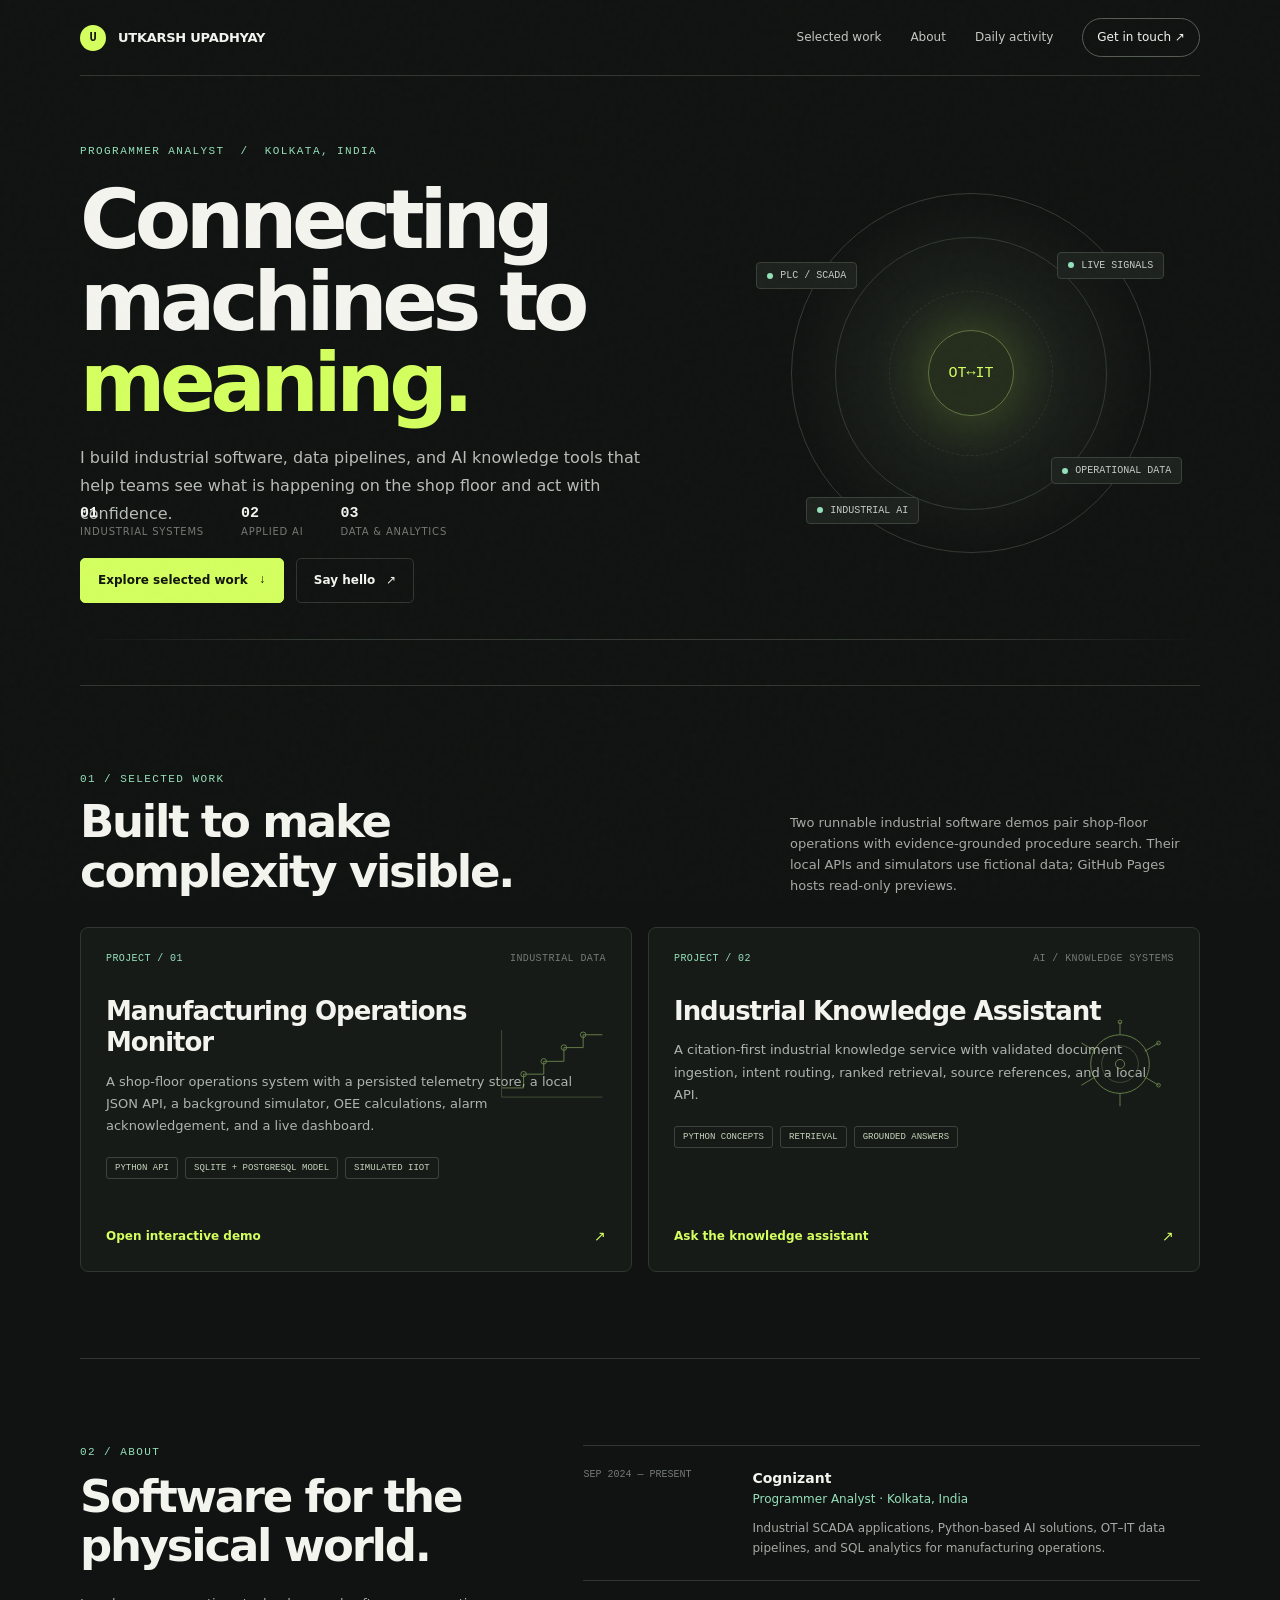
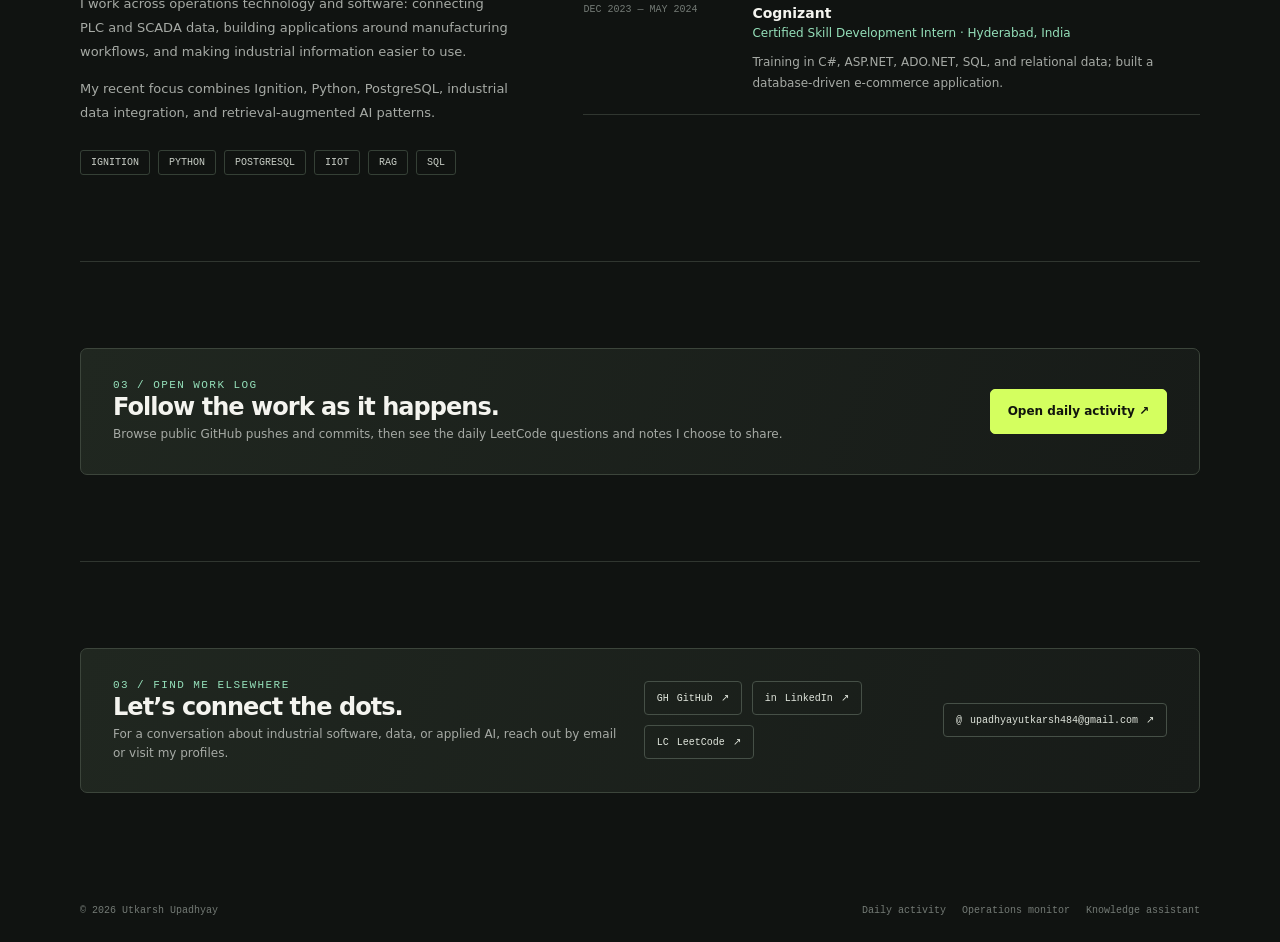
<file: index.html>
<!doctype html>
<html lang="en">
<head>
  <meta charset="utf-8">
  <meta name="viewport" content="width=device-width, initial-scale=1">
  <meta name="theme-color" content="#101311">
  <meta name="description" content="Utkarsh Upadhyay builds industrial software, data systems, and AI-powered knowledge tools.">
  <meta property="og:type" content="website">
  <meta property="og:title" content="Utkarsh Upadhyay — Industrial Software & AI">
  <meta property="og:description" content="Industrial software, OT–IT integration, data systems, and grounded AI demos.">
  <meta property="og:url" content="https://blaze99git.github.io/html-portfolio/">
  <link rel="canonical" href="https://blaze99git.github.io/html-portfolio/">
  <title>Utkarsh Upadhyay — Industrial Software & AI</title>
  <link rel="stylesheet" href="assets/css/site.css">
  <link rel="icon" href="assets/img/favicon.svg" type="image/svg+xml">
  <script defer src="site-config.js"></script>
  <script defer src="assets/js/site.js"></script>
</head>
<body>
  <div class="grain" aria-hidden="true"></div>
  <a class="skip-link" href="#main-content">Skip to main content</a>
  <div class="wrap">
    <header class="topbar">
      <a class="wordmark" href="index.html" aria-label="Utkarsh Upadhyay, home"><span class="mark">U</span><span>UTKARSH UPADHYAY</span></a>
      <nav class="nav" aria-label="Main navigation">
        <a href="#work">Selected work</a><a href="#about">About</a><a href="activity.html">Daily activity</a>
        <a class="nav-contact" href="#contact">Get in touch <span aria-hidden="true">↗</span></a>
      </nav>
    </header>

    <main id="main-content">
      <section class="hero" aria-labelledby="hero-title">
        <div class="hero-copy">
          <div class="eyebrow">Programmer Analyst&nbsp; / &nbsp;Kolkata, India</div>
          <h1 id="hero-title">Connecting<br>machines to <span>meaning.</span></h1>
          <p class="hero-lede">I build industrial software, data pipelines, and AI knowledge tools that help teams see what is happening on the shop floor and act with confidence.</p>
          <div class="hero-actions">
            <a class="button button-primary" href="#work">Explore selected work <span class="arrow">↓</span></a>
            <a class="button" data-profile-email href="mailto:upadhyayutkarsh484@gmail.com">Say hello <span class="arrow">↗</span></a>
          </div>
          <div class="hero-stats" aria-label="Areas of work">
            <div class="stat"><strong>01</strong><span>Industrial systems</span></div>
            <div class="stat"><strong>02</strong><span>Applied AI</span></div>
            <div class="stat"><strong>03</strong><span>Data & analytics</span></div>
          </div>
        </div>
        <div class="hero-visual" aria-hidden="true">
          <div class="orbit">
            <div class="orbit-core">OT↔IT</div>
            <div class="orbit-label label-one"><b></b>LIVE SIGNALS</div>
            <div class="orbit-label label-two"><b></b>OPERATIONAL DATA</div>
            <div class="orbit-label label-three"><b></b>INDUSTRIAL AI</div>
            <div class="orbit-label label-four"><b></b>PLC / SCADA</div>
          </div>
        </div>
        <div class="hero-gridline" aria-hidden="true"></div>
      </section>

      <section class="section" id="work" aria-labelledby="work-title">
        <div class="section-head">
          <div><div class="eyebrow">01 / Selected work</div><h2 id="work-title">Built to make<br>complexity visible.</h2></div>
          <p class="section-intro">Two runnable industrial software demos pair shop-floor operations with evidence-grounded procedure search. Their local APIs and simulators use fictional data; GitHub Pages hosts read-only previews.</p>
        </div>
        <div class="project-grid">
          <a class="project-card" href="projects/operations-monitor/index.html">
            <div class="card-top"><span class="card-index">PROJECT / 01</span><span>INDUSTRIAL DATA</span></div>
            <div class="card-art" aria-hidden="true"><svg viewBox="0 0 120 100"><path d="M5 75H29V60H51V46H73V31H94V17H115"/><path class="soft" d="M5 85H115M5 12V85"/><circle cx="29" cy="60" r="3"/><circle cx="51" cy="46" r="3"/><circle cx="73" cy="31" r="3"/><circle cx="94" cy="17" r="3"/></svg></div>
            <h3>Manufacturing Operations Monitor</h3>
            <p>A shop-floor operations system with a persisted telemetry store, a local JSON API, a background simulator, OEE calculations, alarm acknowledgement, and a live dashboard.</p>
            <div class="tags"><span class="tag">PYTHON API</span><span class="tag">SQLITE + POSTGRESQL MODEL</span><span class="tag">SIMULATED IIOT</span></div>
            <div class="card-foot"><span>Open interactive demo</span><span>↗</span></div>
          </a>
          <a class="project-card" href="projects/industrial-knowledge-assistant/index.html">
            <div class="card-top"><span class="card-index">PROJECT / 02</span><span>AI / KNOWLEDGE SYSTEMS</span></div>
            <div class="card-art" aria-hidden="true"><svg viewBox="0 0 120 100"><circle cx="60" cy="49" r="32"/><circle class="soft" cx="60" cy="49" r="20"/><circle cx="60" cy="49" r="5"/><path d="M60 17V3M87 35l15-9M87 63l15 9M60 81v14M33 63l-15 9M33 35l-15-9"/><circle cx="60" cy="3" r="2"/><circle cx="102" cy="26" r="2"/><circle cx="102" cy="72" r="2"/></svg></div>
            <h3>Industrial Knowledge Assistant</h3>
            <p>A citation-first industrial knowledge service with validated document ingestion, intent routing, ranked retrieval, source references, and a local API.</p>
            <div class="tags"><span class="tag">PYTHON CONCEPTS</span><span class="tag">RETRIEVAL</span><span class="tag">GROUNDED ANSWERS</span></div>
            <div class="card-foot"><span>Ask the knowledge assistant</span><span>↗</span></div>
          </a>
        </div>
      </section>

      <section class="section" id="about" aria-labelledby="about-title">
        <div class="about-grid">
          <div class="about-copy">
            <div class="eyebrow">02 / About</div>
            <h2 id="about-title">Software for the physical world.</h2>
            <p>I work across operations technology and software: connecting PLC and SCADA data, building applications around manufacturing workflows, and making industrial information easier to use.</p>
            <p>My recent focus combines Ignition, Python, PostgreSQL, industrial data integration, and retrieval-augmented AI patterns.</p>
            <div class="skill-strip" aria-label="Core technologies"><span>IGNITION</span><span>PYTHON</span><span>POSTGRESQL</span><span>IIOT</span><span>RAG</span><span>SQL</span></div>
          </div>
          <div class="experience" aria-label="Experience">
            <article class="experience-item">
              <div class="experience-date">SEP 2024 — PRESENT</div>
              <div class="experience-main"><h3>Cognizant</h3><div class="role">Programmer Analyst · Kolkata, India</div><p>Industrial SCADA applications, Python-based AI solutions, OT–IT data pipelines, and SQL analytics for manufacturing operations.</p></div>
            </article>
            <article class="experience-item">
              <div class="experience-date">DEC 2023 — MAY 2024</div>
              <div class="experience-main"><h3>Cognizant</h3><div class="role">Certified Skill Development Intern · Hyderabad, India</div><p>Training in C#, ASP.NET, ADO.NET, SQL, and relational data; built a database-driven e-commerce application.</p></div>
            </article>
          </div>
        </div>
      </section>

      <section class="section" id="activity" aria-labelledby="activity-card-title">
        <div class="contact-panel activity-card-panel">
          <div><div class="eyebrow">03 / Open work log</div><h2 id="activity-card-title">Follow the work as it happens.</h2><p>Browse public GitHub pushes and commits, then see the daily LeetCode questions and notes I choose to share.</p></div>
          <a class="button button-primary" href="activity.html">Open daily activity ↗</a>
        </div>
      </section>

      <section class="section" id="contact" aria-labelledby="contact-title">
        <div class="contact-panel">
          <div><div class="eyebrow">03 / Find me elsewhere</div><h2 id="contact-title">Let’s connect the dots.</h2><p>For a conversation about industrial software, data, or applied AI, reach out by email or visit my profiles.</p></div>
          <div class="social-links" data-profile-links aria-label="Professional profiles"></div>
          <a class="social-link" data-profile-email href="mailto:upadhyayutkarsh484@gmail.com"><span aria-hidden="true">@</span><span data-email-text>Email</span><span aria-hidden="true">↗</span></a>
        </div>
      </section>
    </main>

    <footer class="footer"><span>© <span id="year">2026</span> Utkarsh Upadhyay</span><div class="footer-links"><a href="activity.html">Daily activity</a><a href="projects/operations-monitor/index.html">Operations monitor</a><a href="projects/industrial-knowledge-assistant/index.html">Knowledge assistant</a><a data-profile-github href="#" hidden>GitHub ↗</a></div></footer>
  </div>
  <script type="application/ld+json">
    {"@context":"https://schema.org","@type":"Person","name":"Utkarsh Upadhyay","jobTitle":"Programmer Analyst","address":{"@type":"PostalAddress","addressLocality":"Kolkata","addressCountry":"IN"},"url":"https://blaze99git.github.io/html-portfolio/","sameAs":["https://github.com/Blaze99git","https://www.linkedin.com/in/utkarsh-upadhyay-b8b1a6191/","https://leetcode.com/u/Utkarsh_0320/"]}
  </script>
  <script>document.getElementById('year').textContent = new Date().getFullYear();</script>
</body>
</html>
</file>
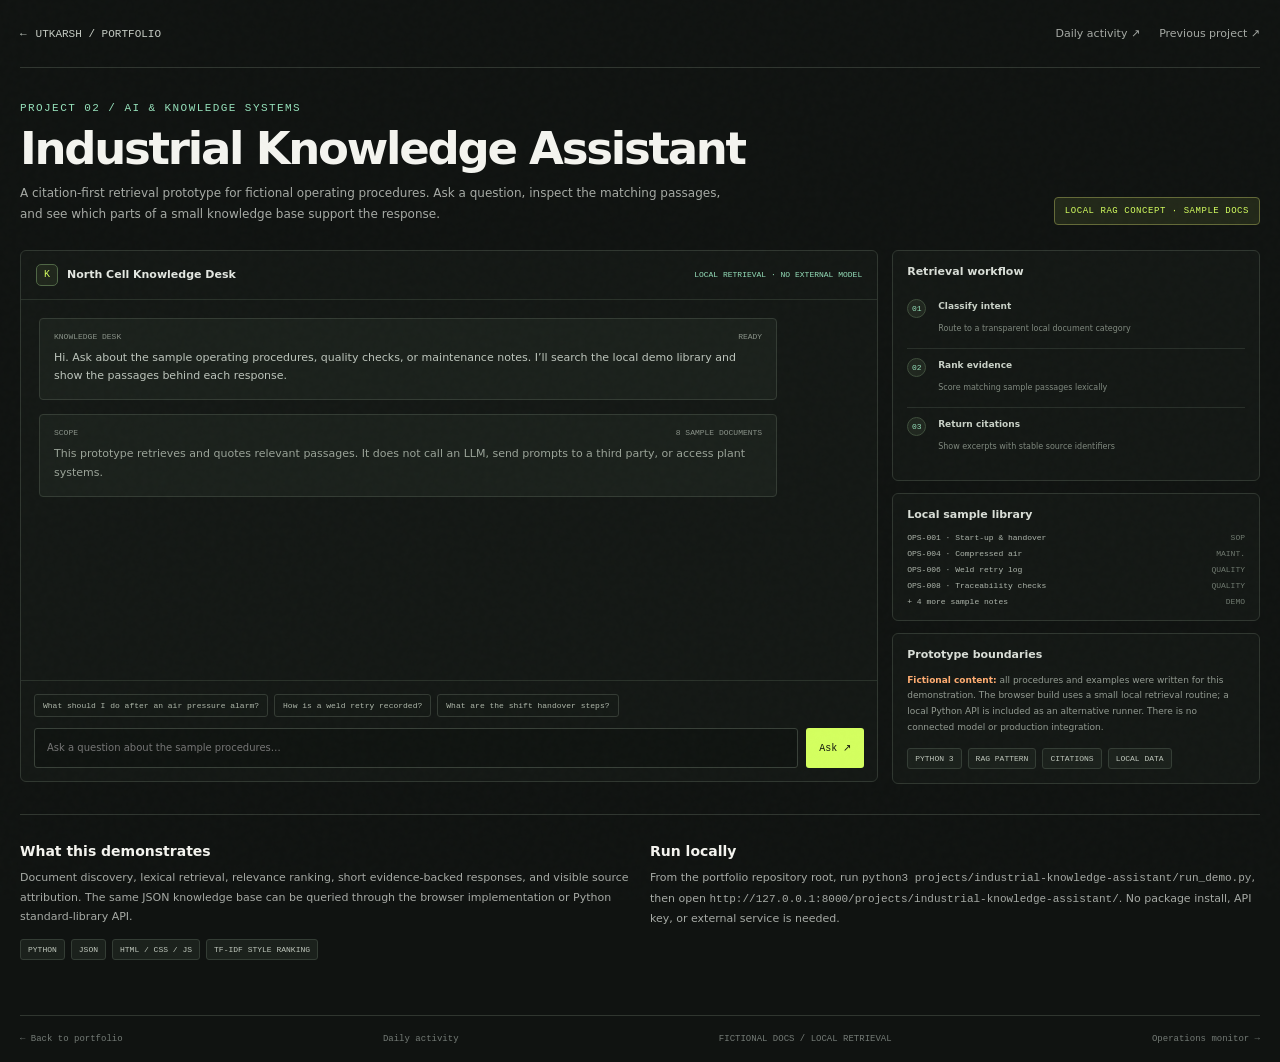
<file: projects/industrial-knowledge-assistant/index.html>
<!doctype html>
<html lang="en">
<head>
  <meta charset="utf-8"><meta name="viewport" content="width=device-width, initial-scale=1"><meta name="theme-color" content="#101311">
  <meta name="description" content="A local industrial knowledge retrieval demo with evidence passages and citations.">
  <title>Industrial Knowledge Assistant — Utkarsh Upadhyay</title>
  <link rel="stylesheet" href="../../assets/css/site.css"><link rel="stylesheet" href="../../assets/css/projects.css">
  <link rel="icon" href="../../assets/img/favicon.svg" type="image/svg+xml">
  <script defer src="../../site-config.js"></script><script defer src="../../assets/js/site.js"></script>
</head>
<body><div class="grain" aria-hidden="true"></div><div class="project-wrap">
  <header class="project-topbar"><a class="back-link" href="../../index.html"><span aria-hidden="true">←</span> UTKARSH / PORTFOLIO</a><nav class="project-toplinks" aria-label="Project navigation"><a href="../../activity.html">Daily activity ↗</a><a href="../operations-monitor/index.html">Previous project ↗</a><a data-profile-github href="#" hidden>GitHub ↗</a></nav></header>
  <a class="skip-link" href="#main-content">Skip to main content</a><main id="main-content">
    <div class="project-heading"><div><div class="eyebrow">PROJECT 02 / AI & KNOWLEDGE SYSTEMS</div><h1>Industrial Knowledge Assistant</h1><p>A citation-first retrieval prototype for fictional operating procedures. Ask a question, inspect the matching passages, and see which parts of a small knowledge base support the response.</p></div><span class="demo-badge">Local RAG concept · sample docs</span></div>
    <section class="assistant-layout" aria-label="Knowledge assistant demo">
      <section class="surface assistant-main" aria-labelledby="assistant-title">
        <div class="assistant-bar"><div class="assistant-title"><span class="assistant-mark" aria-hidden="true">K</span><span id="assistant-title">North Cell Knowledge Desk</span></div><span class="mode-label" id="engine-mode">LOCAL RETRIEVAL · NO EXTERNAL MODEL</span></div>
        <div class="chat-body" id="chat-body" aria-live="polite" aria-relevant="additions">
          <article class="chat-message assistant"><div class="chat-meta"><span>KNOWLEDGE DESK</span><span>READY</span></div><p>Hi. Ask about the sample operating procedures, quality checks, or maintenance notes. I’ll search the local demo library and show the passages behind each response.</p></article>
          <article class="chat-message assistant"><div class="chat-meta"><span>SCOPE</span><span>8 SAMPLE DOCUMENTS</span></div><p class="answer-empty">This prototype retrieves and quotes relevant passages. It does not call an LLM, send prompts to a third party, or access plant systems.</p></article>
        </div>
        <div class="chat-input-area"><div class="prompt-chips" aria-label="Example questions"><button class="prompt-chip" type="button">What should I do after an air pressure alarm?</button><button class="prompt-chip" type="button">How is a weld retry recorded?</button><button class="prompt-chip" type="button">What are the shift handover steps?</button></div><form class="ask-form" id="ask-form"><label class="visually-hidden" for="question">Ask a question about the sample procedures</label><input id="question" name="question" autocomplete="off" maxlength="240" placeholder="Ask a question about the sample procedures…" required><button id="ask-button" type="submit">Ask ↗</button></form></div>
      </section>
      <aside class="assistant-side" aria-label="Retrieval details">
        <section class="surface side-panel"><h2>Retrieval workflow</h2><div class="agent-steps"><div class="agent-step"><span class="step-number">01</span><div class="step-copy"><strong>Classify intent</strong><span>Route to a transparent local document category</span></div></div><div class="agent-step"><span class="step-number">02</span><div class="step-copy"><strong>Rank evidence</strong><span>Score matching sample passages lexically</span></div></div><div class="agent-step"><span class="step-number">03</span><div class="step-copy"><strong>Return citations</strong><span>Show excerpts with stable source identifiers</span></div></div></div></section>
        <section class="surface side-panel"><h2>Local sample library</h2><div class="doc-list"><div class="doc-item"><span>OPS-001 · Start-up & handover</span><span>SOP</span></div><div class="doc-item"><span>OPS-004 · Compressed air</span><span>MAINT.</span></div><div class="doc-item"><span>OPS-006 · Weld retry log</span><span>QUALITY</span></div><div class="doc-item"><span>OPS-008 · Traceability checks</span><span>QUALITY</span></div><div class="doc-item"><span>+ 4 more sample notes</span><span>DEMO</span></div></div></section>
        <section class="surface side-panel"><h2>Prototype boundaries</h2><p class="scope-note"><strong>Fictional content:</strong> all procedures and examples were written for this demonstration. The browser build uses a small local retrieval routine; a local Python API is included as an alternative runner. There is no connected model or production integration.</p><div class="project-tech"><span>PYTHON 3</span><span>RAG PATTERN</span><span>CITATIONS</span><span>LOCAL DATA</span></div></section>
      </aside>
    </section>
    <section class="project-readme" aria-label="Project notes"><div class="readme-block"><h2>What this demonstrates</h2><p>Document discovery, lexical retrieval, relevance ranking, short evidence-backed responses, and visible source attribution. The same JSON knowledge base can be queried through the browser implementation or Python standard-library API.</p><div class="project-tech"><span>PYTHON</span><span>JSON</span><span>HTML / CSS / JS</span><span>TF-IDF STYLE RANKING</span></div></div><div class="readme-block"><h2>Run locally</h2><p>From the portfolio repository root, run <code>python3 projects/industrial-knowledge-assistant/run_demo.py</code>, then open <code>http://127.0.0.1:8000/projects/industrial-knowledge-assistant/</code>. No package install, API key, or external service is needed.</p></div></section>
  </main>
  <footer class="project-footer"><a href="../../index.html">← Back to portfolio</a><a href="../../activity.html">Daily activity</a><span>FICTIONAL DOCS / LOCAL RETRIEVAL</span><a data-project-repo="industrial-knowledge-assistant" href="#" hidden>View source ↗</a><a href="../operations-monitor/index.html">Operations monitor →</a></footer>
</div><script src="app.js"></script></body></html>
</file>
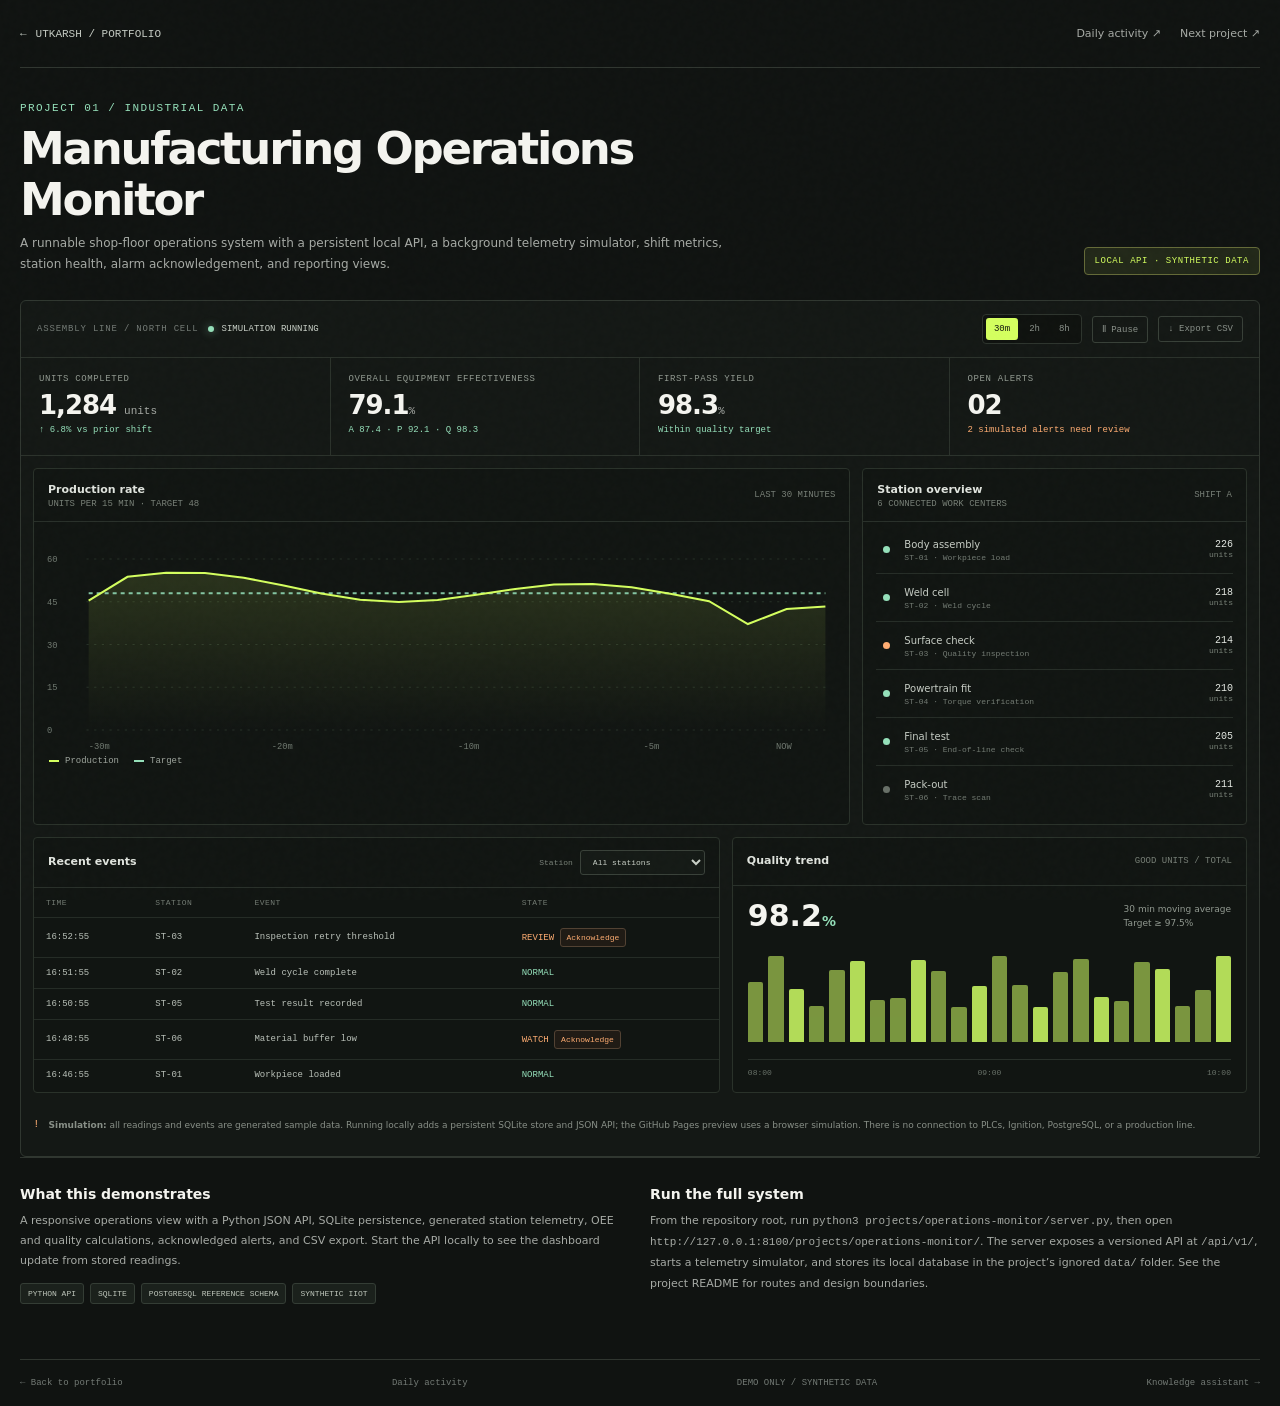
<file: projects/operations-monitor/index.html>
<!doctype html>
<html lang="en">
<head>
  <meta charset="utf-8"><meta name="viewport" content="width=device-width, initial-scale=1"><meta name="theme-color" content="#101311">
  <meta name="description" content="An interactive synthetic manufacturing operations dashboard demo.">
  <title>Operations Monitor — Utkarsh Upadhyay</title>
  <link rel="stylesheet" href="../../assets/css/site.css"><link rel="stylesheet" href="../../assets/css/projects.css">
  <link rel="icon" href="../../assets/img/favicon.svg" type="image/svg+xml">
  <script defer src="../../site-config.js"></script><script defer src="../../assets/js/site.js"></script>
</head>
<body><div class="grain" aria-hidden="true"></div><div class="project-wrap">
  <header class="project-topbar"><a class="back-link" href="../../index.html"><span aria-hidden="true">←</span> UTKARSH / PORTFOLIO</a><nav class="project-toplinks" aria-label="Project navigation"><a href="../../activity.html">Daily activity ↗</a><a href="../industrial-knowledge-assistant/index.html">Next project ↗</a><a data-profile-github href="#" hidden>GitHub ↗</a></nav></header>
  <a class="skip-link" href="#main-content">Skip to main content</a><main id="main-content">
    <div class="project-heading"><div><div class="eyebrow">PROJECT 01 / INDUSTRIAL DATA</div><h1>Manufacturing Operations Monitor</h1><p>A runnable shop-floor operations system with a persistent local API, a background telemetry simulator, shift metrics, station health, alarm acknowledgement, and reporting views.</p></div><span class="demo-badge">Local API · synthetic data</span></div>
    <section class="surface" aria-label="Interactive operations dashboard">
      <div class="dash-toolbar"><div class="dash-toolbar-left"><span class="toolbar-label">ASSEMBLY LINE / NORTH CELL</span><span class="live-indicator"><i></i><span id="sim-state">SIMULATION RUNNING</span></span></div><div class="dash-toolbar-right"><div class="period-tabs" role="group" aria-label="Chart time range"><button type="button" data-period="30" aria-pressed="true">30m</button><button type="button" data-period="120" aria-pressed="false">2h</button><button type="button" data-period="480" aria-pressed="false">8h</button></div><button class="dash-action" id="pause-sim" type="button" aria-pressed="false">Ⅱ Pause</button><button class="dash-action" id="export-csv" type="button">↓ Export CSV</button></div></div>
      <div class="metrics-grid" aria-live="polite">
        <article class="metric"><div class="metric-label" id="units-label">Units completed</div><div class="metric-value"><span id="units">1,284</span> <small>units</small></div><div class="metric-delta">↑ 6.8% vs prior shift</div></article>
        <article class="metric"><div class="metric-label">Overall equipment effectiveness</div><div class="metric-value"><span id="oee">79.1</span><small>%</small></div><div class="metric-delta" id="oee-components">A 87.4 · P 92.1 · Q 98.2</div></article>
        <article class="metric"><div class="metric-label">First-pass yield</div><div class="metric-value"><span id="yield">98.2</span><small>%</small></div><div class="metric-delta">Within quality target</div></article>
        <article class="metric"><div class="metric-label">Open alerts</div><div class="metric-value"><span id="alerts">02</span></div><div class="metric-delta warn" id="alert-summary">2 simulated alerts need review</div></article>
      </div>
      <div class="dash-grid">
        <section class="dash-panel" aria-labelledby="trend-title"><div class="panel-head"><div><div class="panel-title" id="trend-title">Production rate</div><div class="panel-note">UNITS PER 15 MIN · TARGET 48</div></div><span class="panel-note" id="range-label">LAST 30 MINUTES</span></div><div class="chart-area"><svg viewBox="0 0 720 210" preserveAspectRatio="none" role="img" aria-label="Production rate and target line for simulated telemetry"><defs><linearGradient id="areaFill" x1="0" x2="0" y1="0" y2="1"><stop offset="0" stop-color="#d4ff5f" stop-opacity=".32"/><stop offset="1" stop-color="#d4ff5f" stop-opacity="0"/></linearGradient></defs><g class="chart-grid"><line x1="36" y1="25" x2="710" y2="25"/><line x1="36" y1="66" x2="710" y2="66"/><line x1="36" y1="107" x2="710" y2="107"/><line x1="36" y1="148" x2="710" y2="148"/><line x1="36" y1="189" x2="710" y2="189"/></g><g class="chart-labels"><text x="0" y="28">60</text><text x="0" y="69">45</text><text x="0" y="110">30</text><text x="0" y="151">15</text><text x="0" y="192">0</text><text x="38" y="207">08:00</text><text x="205" y="207">08:30</text><text x="375" y="207">09:00</text><text x="544" y="207">09:30</text><text x="665" y="207">NOW</text></g><path class="chart-fill" id="chart-fill" d=""/><path class="chart-line secondary" id="target-line" d=""/><path class="chart-line" id="production-line" d=""/></svg></div><div class="legend"><span><i></i>Production</span><span><i></i>Target</span></div></section>
        <section class="dash-panel" aria-labelledby="flow-title"><div class="panel-head"><div><div class="panel-title" id="flow-title">Station overview</div><div class="panel-note">6 CONNECTED WORK CENTERS</div></div><span class="panel-note">SHIFT A</span></div><div class="flow-list" id="station-list"></div></section>
      </div>
      <div class="lower-grid">
        <section class="dash-panel" aria-labelledby="events-title"><div class="panel-head"><div class="panel-title" id="events-title">Recent events</div><label class="filter-label" for="event-filter">Station <select id="event-filter" aria-label="Filter events by station"><option value="all">All stations</option></select></label></div><div class="table-wrap"><table class="event-table"><thead><tr><th>TIME</th><th>STATION</th><th>EVENT</th><th>STATE</th></tr></thead><tbody id="events-body"></tbody></table></div></section>
        <section class="dash-panel" aria-labelledby="quality-title"><div class="panel-head"><div class="panel-title" id="quality-title">Quality trend</div><span class="panel-note">GOOD UNITS / TOTAL</span></div><div class="quality-content"><div class="quality-top"><div class="quality-number">98.2<span>%</span></div><div class="quality-copy">30 min moving average<br>Target ≥ 97.5%</div></div><div class="quality-bars" id="quality-bars" aria-label="Quality rate across 20 simulated intervals"></div><div class="quality-labels"><span>08:00</span><span>09:00</span><span>10:00</span></div></div></section>
      </div>
      <p class="disclaimer"><b>!</b><span><strong>Simulation:</strong> all readings and events are generated sample data. Running locally adds a persistent SQLite store and JSON API; the GitHub Pages preview uses a browser simulation. There is no connection to PLCs, Ignition, PostgreSQL, or a production line.</span></p>
    </section>
    <section class="project-readme" aria-label="Project notes"><div class="readme-block"><h2>What this demonstrates</h2><p>A responsive operations view with a Python JSON API, SQLite persistence, generated station telemetry, OEE and quality calculations, acknowledged alerts, and CSV export. Start the API locally to see the dashboard update from stored readings.</p><div class="project-tech"><span>PYTHON API</span><span>SQLITE</span><span>POSTGRESQL REFERENCE SCHEMA</span><span>SYNTHETIC IIOT</span></div></div><div class="readme-block"><h2>Run the full system</h2><p>From the repository root, run <code>python3 projects/operations-monitor/server.py</code>, then open <code>http://127.0.0.1:8100/projects/operations-monitor/</code>. The server exposes a versioned API at <code>/api/v1/</code>, starts a telemetry simulator, and stores its local database in the project’s ignored <code>data/</code> folder. See the project README for routes and design boundaries.</p></div></section>
  </main>
  <footer class="project-footer"><a href="../../index.html">← Back to portfolio</a><a href="../../activity.html">Daily activity</a><span>DEMO ONLY / SYNTHETIC DATA</span><a data-project-repo="operations-monitor" href="#" hidden>View source ↗</a><a href="../industrial-knowledge-assistant/index.html">Knowledge assistant →</a></footer>
</div><script src="app.js"></script></body></html>
</file>
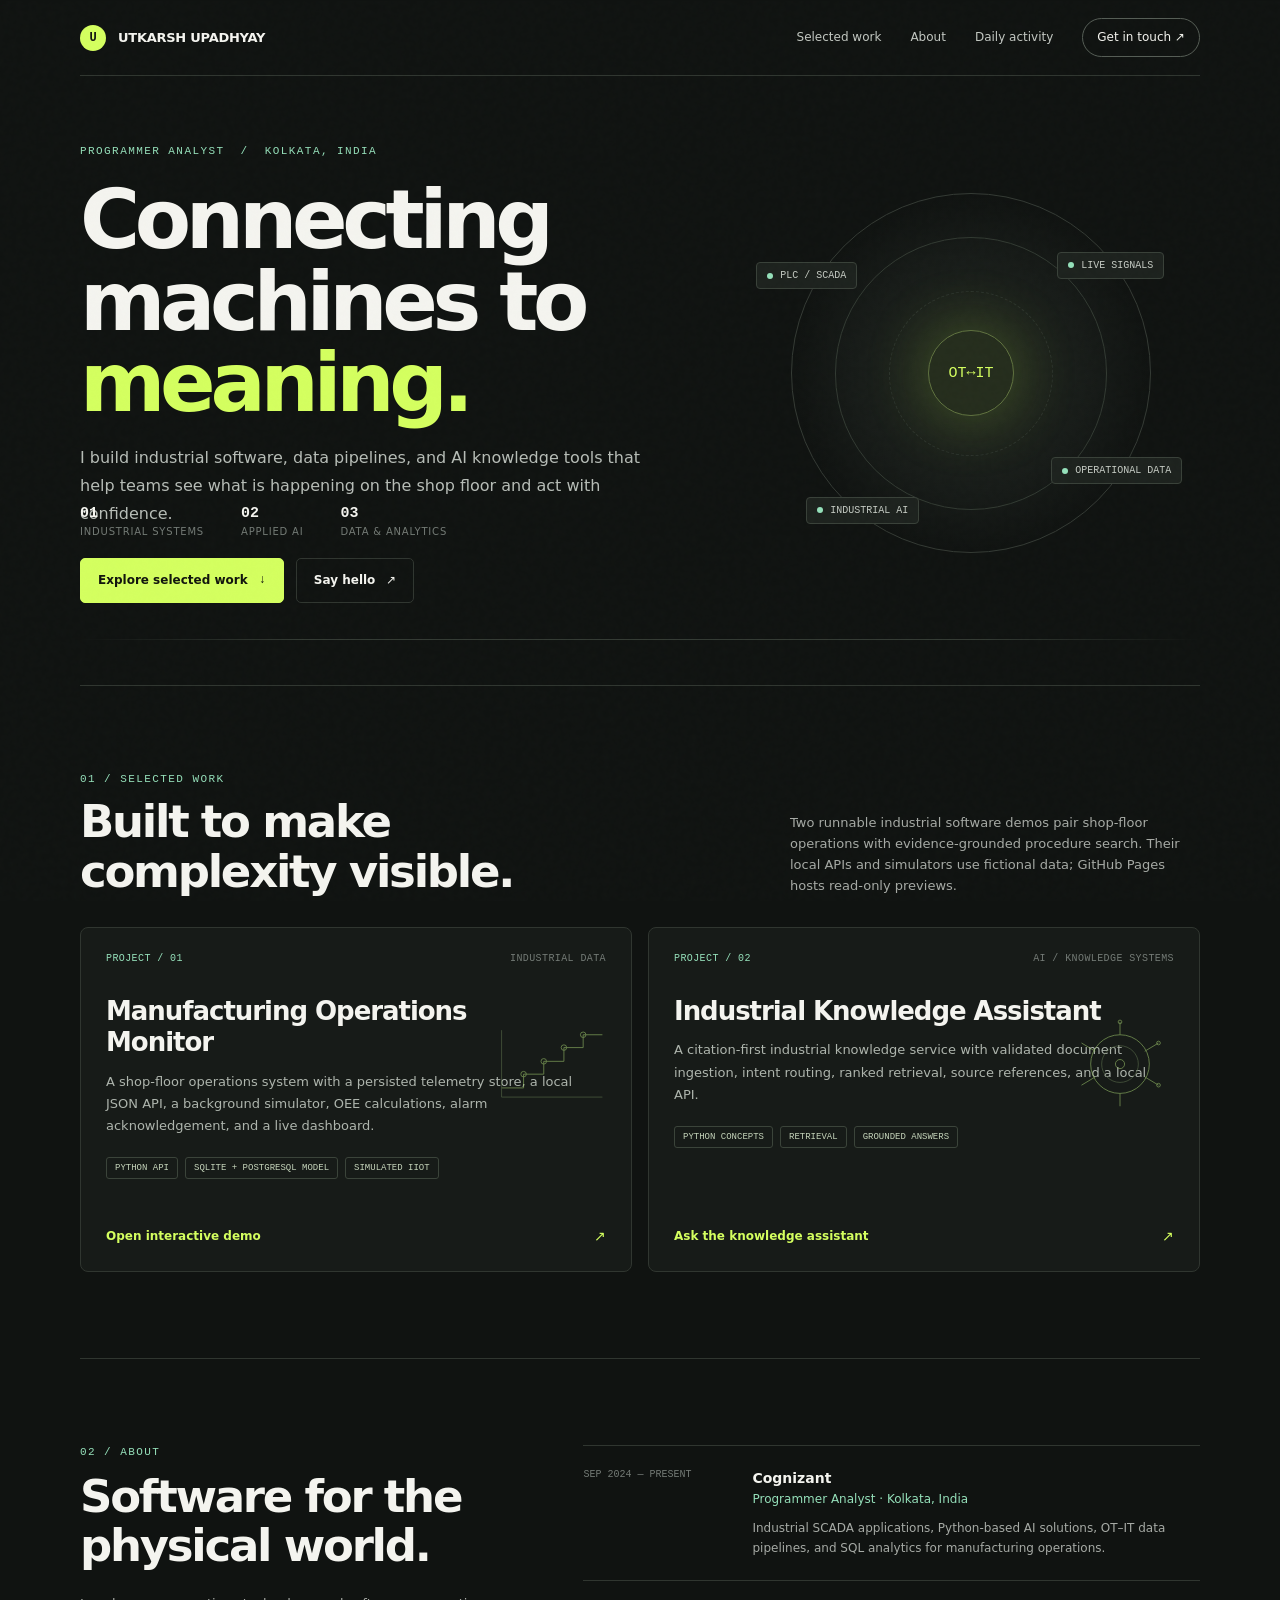
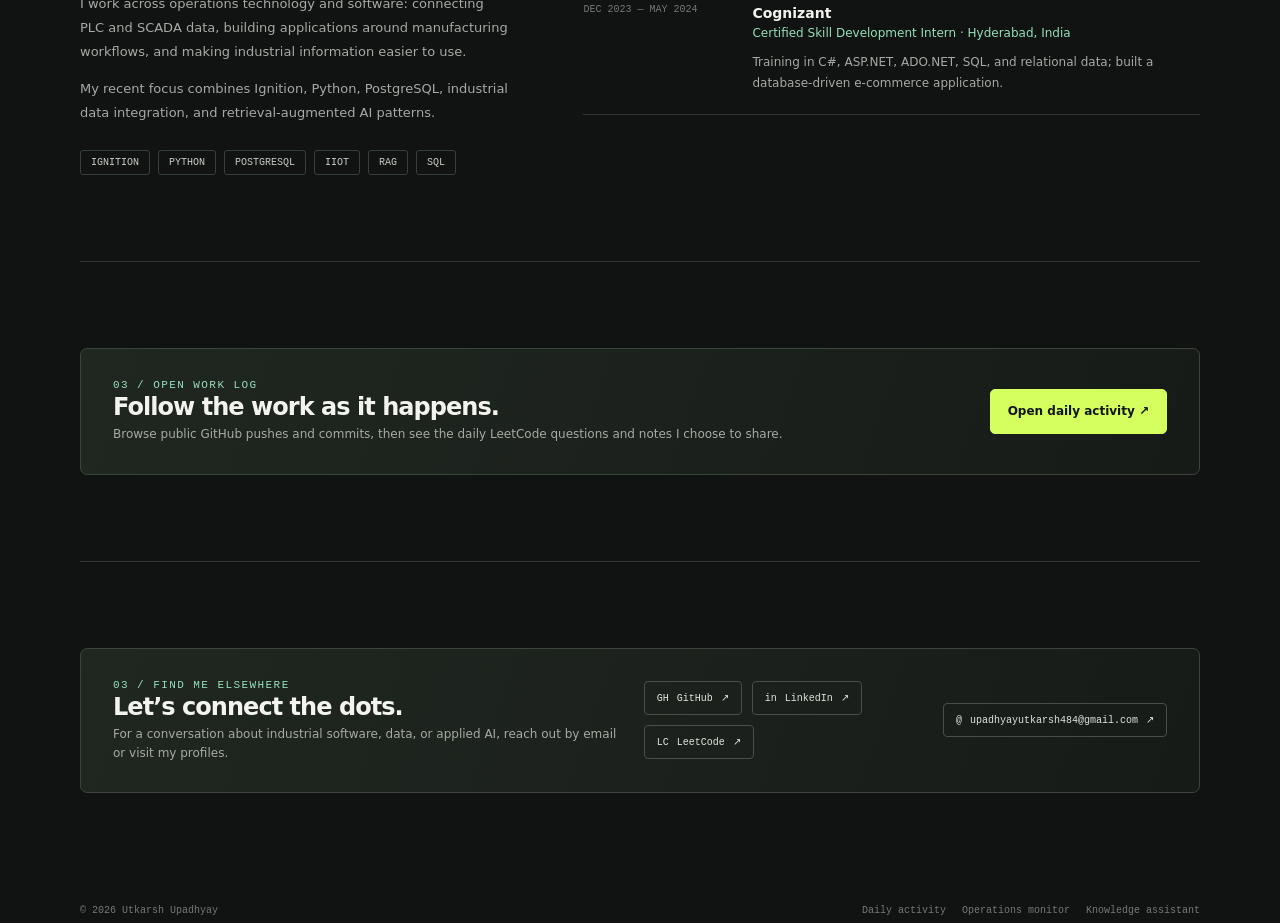
<file: about.html>
<!doctype html>
<html lang="en"><head><meta charset="utf-8"><meta name="viewport" content="width=device-width, initial-scale=1"><meta http-equiv="refresh" content="0; url=./index.html#about"><link rel="canonical" href="https://blaze99git.github.io/html-portfolio/#about"><title>About — Utkarsh Upadhyay</title></head><body><p>The about section has moved. <a href="index.html#about">Continue to the portfolio.</a></p></body></html>
</file>
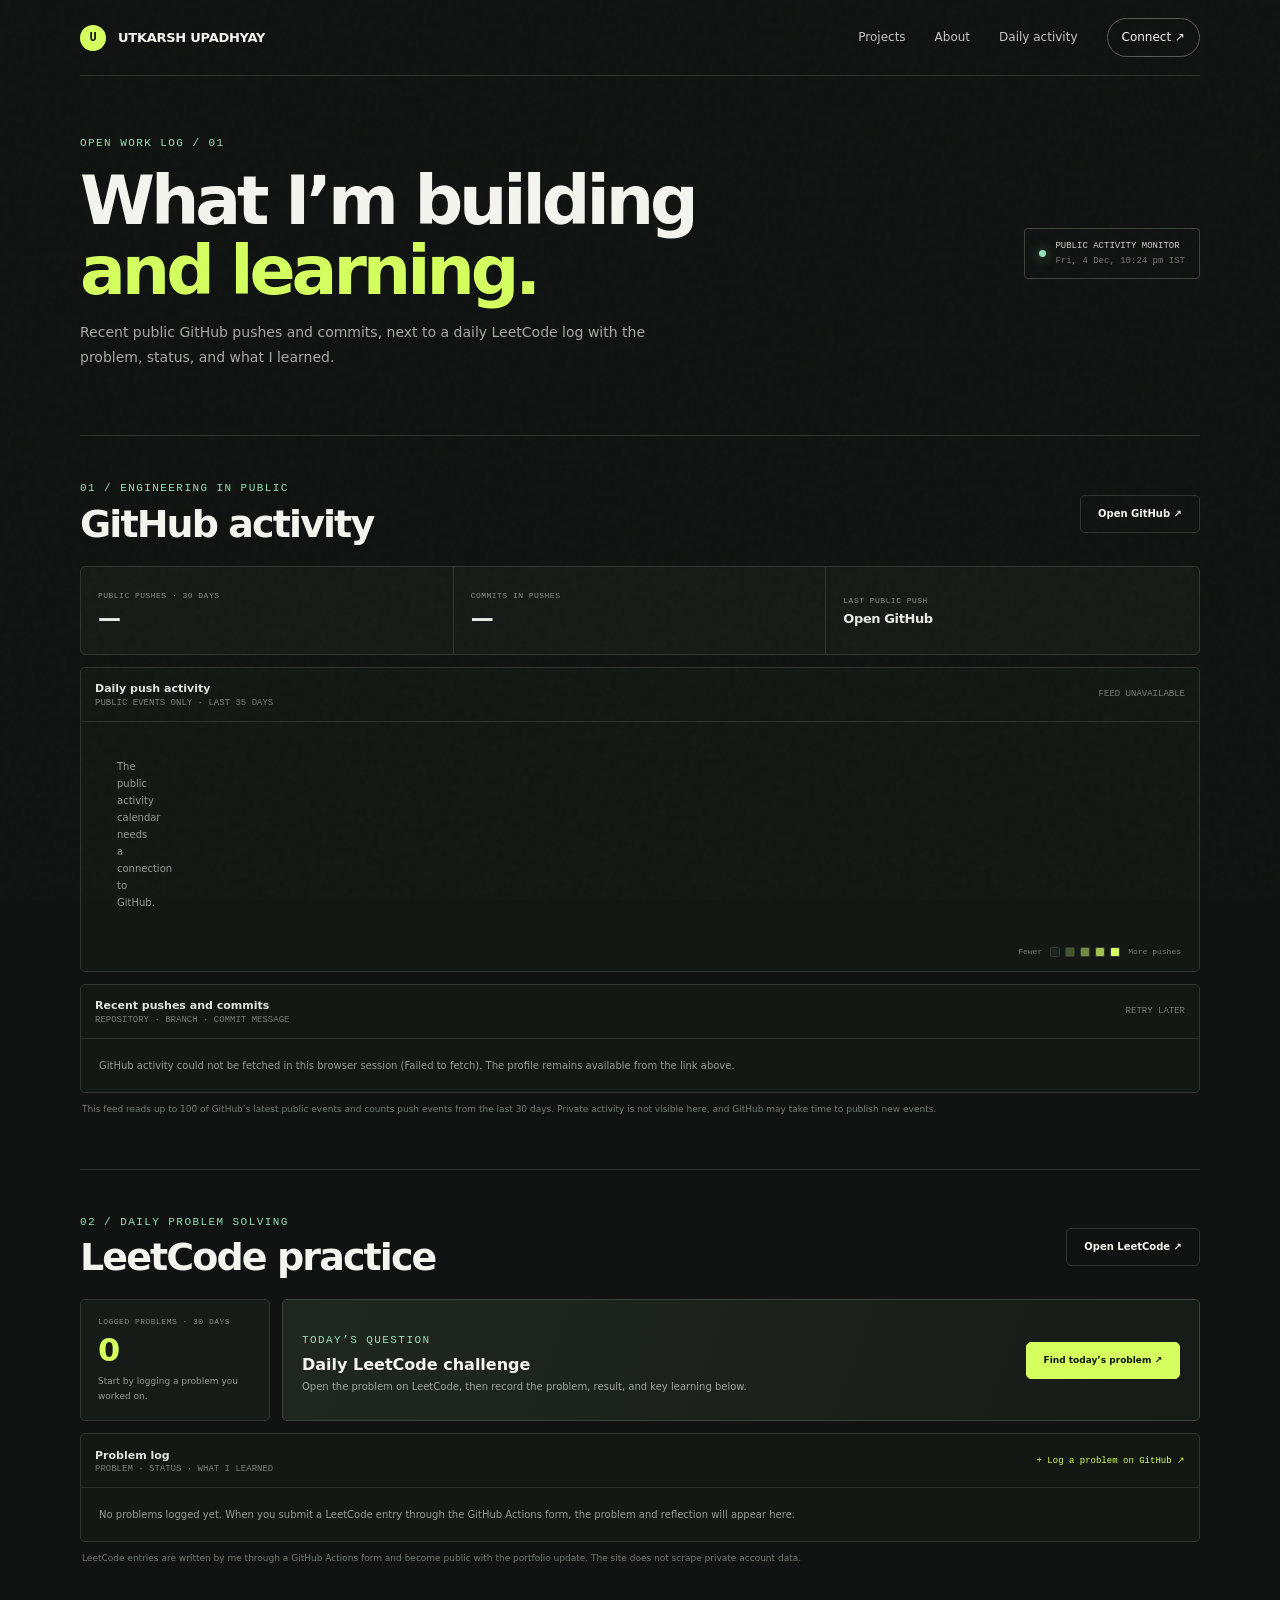
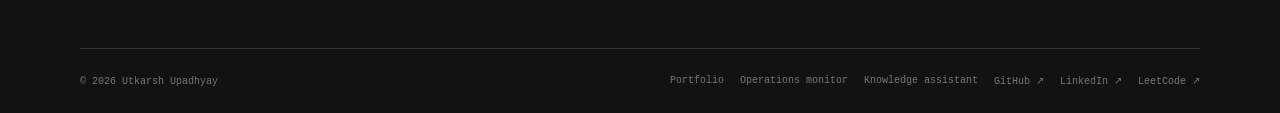
<file: activity.html>
<!doctype html>
<html lang="en">
<head>
  <meta charset="utf-8">
  <meta name="viewport" content="width=device-width, initial-scale=1">
  <meta name="theme-color" content="#101311">
  <meta name="description" content="A public activity monitor for Utkarsh Upadhyay's GitHub work and LeetCode practice log.">
  <meta property="og:type" content="website">
  <meta property="og:title" content="Daily Activity — Utkarsh Upadhyay">
  <meta property="og:description" content="Public GitHub pushes and commits, alongside a transparent daily LeetCode practice log.">
  <meta property="og:url" content="https://blaze99git.github.io/html-portfolio/activity.html">
  <link rel="canonical" href="https://blaze99git.github.io/html-portfolio/activity.html">
  <title>Daily Activity — Utkarsh Upadhyay</title>
  <link rel="stylesheet" href="assets/css/site.css">
  <link rel="stylesheet" href="assets/css/projects.css">
  <link rel="stylesheet" href="assets/css/activity.css">
  <link rel="icon" href="assets/img/favicon.svg" type="image/svg+xml">
  <script defer src="site-config.js"></script>
  <script defer src="assets/js/site.js"></script>
  <script defer src="assets/js/activity.js"></script>
</head>
<body>
  <div class="grain" aria-hidden="true"></div>
  <a class="skip-link" href="#main-content">Skip to main content</a>
  <div class="wrap">
    <header class="topbar">
      <a class="wordmark" href="index.html" aria-label="Utkarsh Upadhyay, home"><span class="mark">U</span><span>UTKARSH UPADHYAY</span></a>
      <nav class="nav" aria-label="Main navigation">
        <a href="index.html#work">Projects</a><a href="index.html#about">About</a>
        <a href="activity.html" aria-current="page">Daily activity</a>
        <a class="nav-contact" href="index.html#contact">Connect <span aria-hidden="true">↗</span></a>
      </nav>
    </header>

    <main id="main-content" class="activity-page">
      <section class="activity-hero" aria-labelledby="activity-title">
        <div>
          <div class="eyebrow">OPEN WORK LOG / 01</div>
          <h1 id="activity-title">What I’m building<br><span>and learning.</span></h1>
          <p>Recent public GitHub pushes and commits, next to a daily LeetCode log with the problem, status, and what I learned.</p>
        </div>
        <div class="activity-clock"><span class="activity-pulse" aria-hidden="true"></span><span>PUBLIC ACTIVITY MONITOR</span><time id="local-date"></time></div>
      </section>

      <section class="activity-section" aria-labelledby="github-title">
        <div class="activity-section-head">
          <div><div class="eyebrow">01 / Engineering in public</div><h2 id="github-title">GitHub activity</h2></div>
          <a class="button" data-profile-github href="https://github.com/Blaze99git" target="_blank" rel="noopener noreferrer">Open GitHub ↗</a>
        </div>
        <div class="activity-metrics" aria-live="polite">
          <article class="activity-metric"><span>PUBLIC PUSHES · 30 DAYS</span><strong id="push-count">—</strong></article>
          <article class="activity-metric"><span>COMMITS IN PUSHES</span><strong id="commit-count">—</strong></article>
          <article class="activity-metric"><span>LAST PUBLIC PUSH</span><strong id="latest-push">Loading</strong></article>
        </div>
        <section class="activity-panel contribution-panel" aria-label="Public push activity calendar">
          <div class="panel-head"><div><div class="panel-title">Daily push activity</div><div class="panel-note">PUBLIC EVENTS ONLY · LAST 35 DAYS</div></div><span class="panel-note" id="github-updated">Fetching GitHub events…</span></div>
          <div class="activity-calendar" id="activity-calendar" aria-live="polite"></div>
          <div class="calendar-legend"><span>Fewer</span><i class="level-0"></i><i class="level-1"></i><i class="level-2"></i><i class="level-3"></i><i class="level-4"></i><span>More pushes</span></div>
        </section>
        <section class="activity-panel push-panel" aria-labelledby="pushes-title">
          <div class="panel-head"><div><div class="panel-title" id="pushes-title">Recent pushes and commits</div><div class="panel-note">REPOSITORY · BRANCH · COMMIT MESSAGE</div></div><span class="panel-note" id="pushes-count">LOADING</span></div>
          <div class="push-list" id="push-list" aria-live="polite"><p class="activity-empty">Reading recent public activity from GitHub…</p></div>
        </section>
        <p class="activity-footnote">This feed reads up to 100 of GitHub’s latest public events and counts push events from the last 30 days. Private activity is not visible here, and GitHub may take time to publish new events.</p>
      </section>

      <section class="activity-section" aria-labelledby="leetcode-title">
        <div class="activity-section-head">
          <div><div class="eyebrow">02 / Daily problem solving</div><h2 id="leetcode-title">LeetCode practice</h2></div>
          <a class="button" data-profile-leetcode href="https://leetcode.com/u/Utkarsh_0320/" target="_blank" rel="noopener noreferrer">Open LeetCode ↗</a>
        </div>
        <div class="leetcode-overview">
          <div class="leetcode-summary"><span>LOGGED PROBLEMS · 30 DAYS</span><strong id="leetcode-total">0</strong><span id="leetcode-streak">Start by logging a problem you worked on.</span></div>
          <div class="challenge-callout"><div><span class="eyebrow">TODAY’S QUESTION</span><h3>Daily LeetCode challenge</h3><p>Open the problem on LeetCode, then record the problem, result, and key learning below.</p></div><a class="button button-primary" href="https://leetcode.com/problemset/" target="_blank" rel="noopener noreferrer">Find today’s problem ↗</a></div>
        </div>
        <section class="activity-panel study-panel" aria-labelledby="study-title">
          <div class="panel-head"><div><div class="panel-title" id="study-title">Problem log</div><div class="panel-note">PROBLEM · STATUS · WHAT I LEARNED</div></div><a class="log-entry-link" href="https://github.com/Blaze99git/html-portfolio/actions/workflows/leetcode-log.yml" target="_blank" rel="noopener noreferrer">+ Log a problem on GitHub ↗</a></div>
          <div class="study-list" id="study-list" aria-live="polite"><p class="activity-empty">Loading practice entries…</p></div>
        </section>
        <p class="activity-footnote">LeetCode entries are written by me through a GitHub Actions form and become public with the portfolio update. The site does not scrape private account data.</p>
      </section>
    </main>

    <footer class="footer activity-footer">
      <span>© <span id="year">2026</span> Utkarsh Upadhyay</span>
      <div class="footer-links"><a href="index.html">Portfolio</a><a href="projects/operations-monitor/index.html">Operations monitor</a><a href="projects/industrial-knowledge-assistant/index.html">Knowledge assistant</a><a data-profile-github href="https://github.com/Blaze99git">GitHub ↗</a><a data-profile-linkedin href="https://www.linkedin.com/in/utkarsh-upadhyay-b8b1a6191/">LinkedIn ↗</a><a data-profile-leetcode href="https://leetcode.com/u/Utkarsh_0320/">LeetCode ↗</a></div>
    </footer>
  </div>
</body>
</html>
</file>
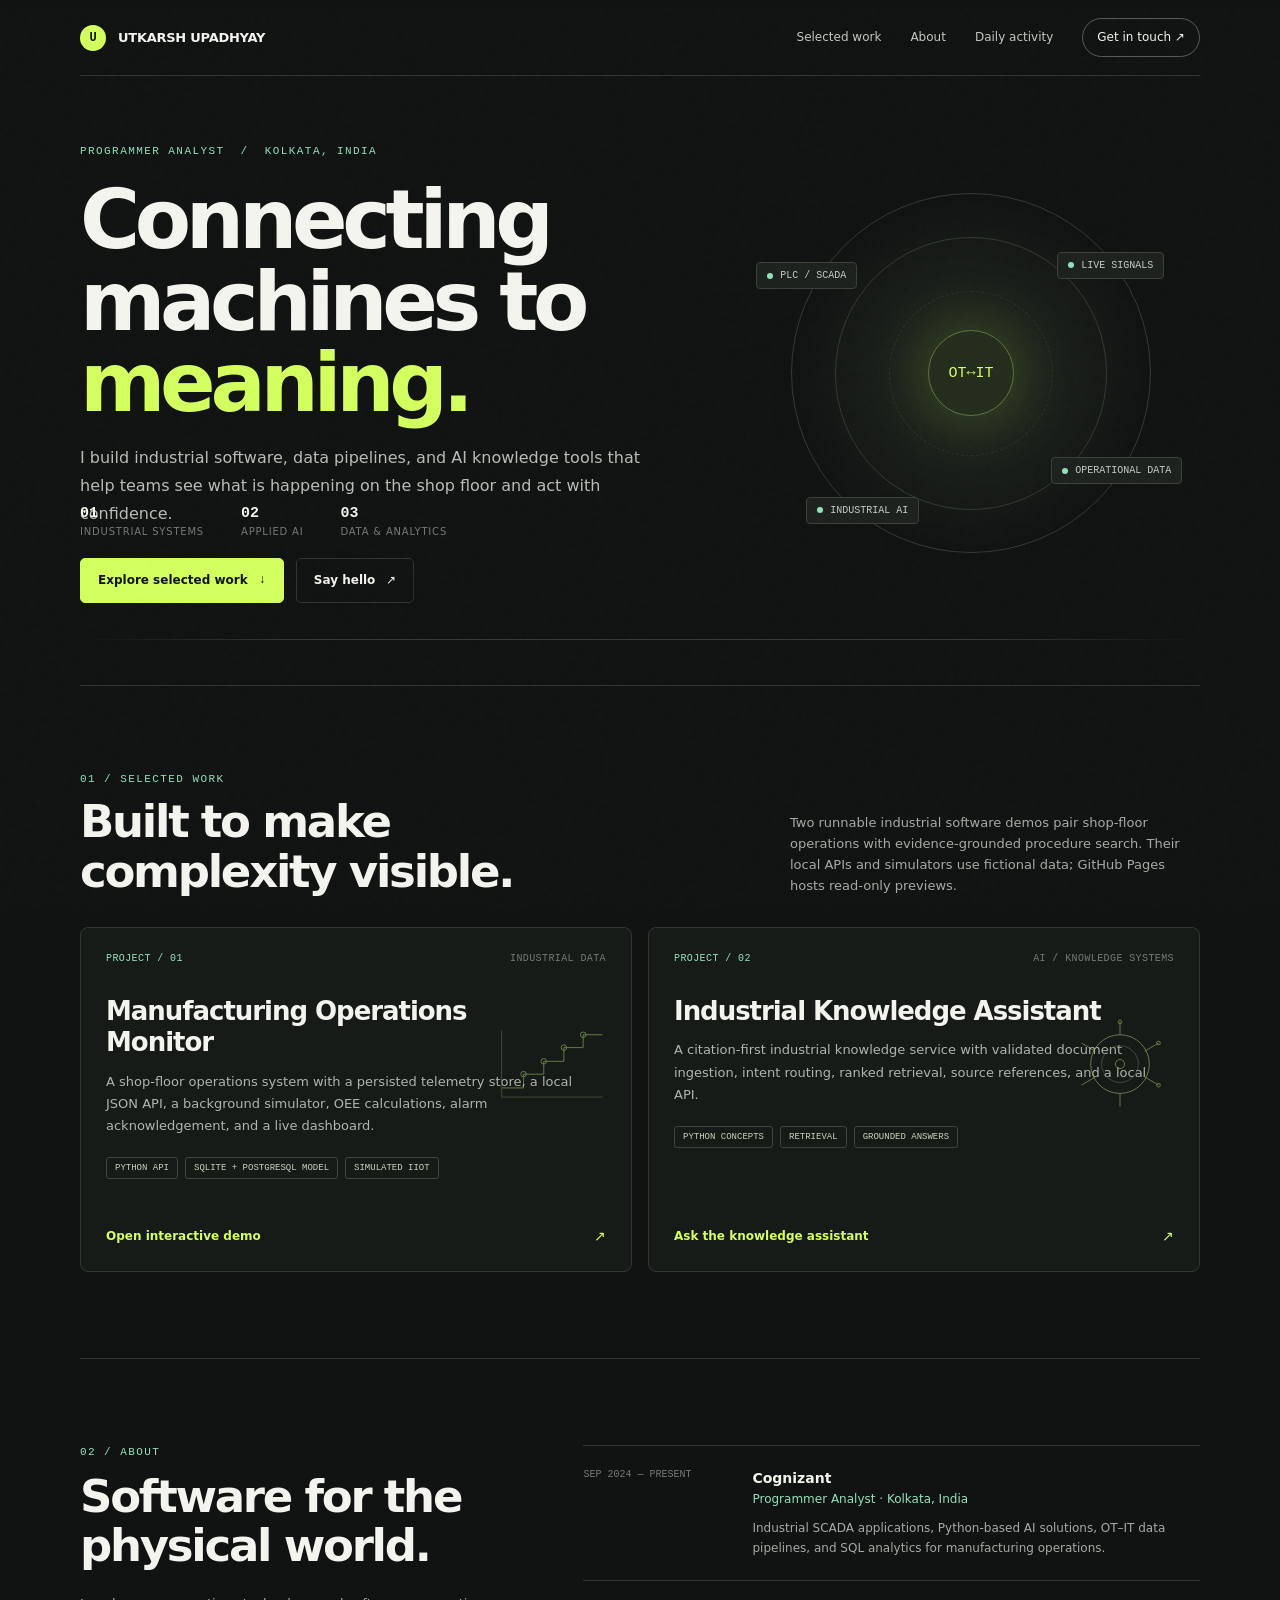
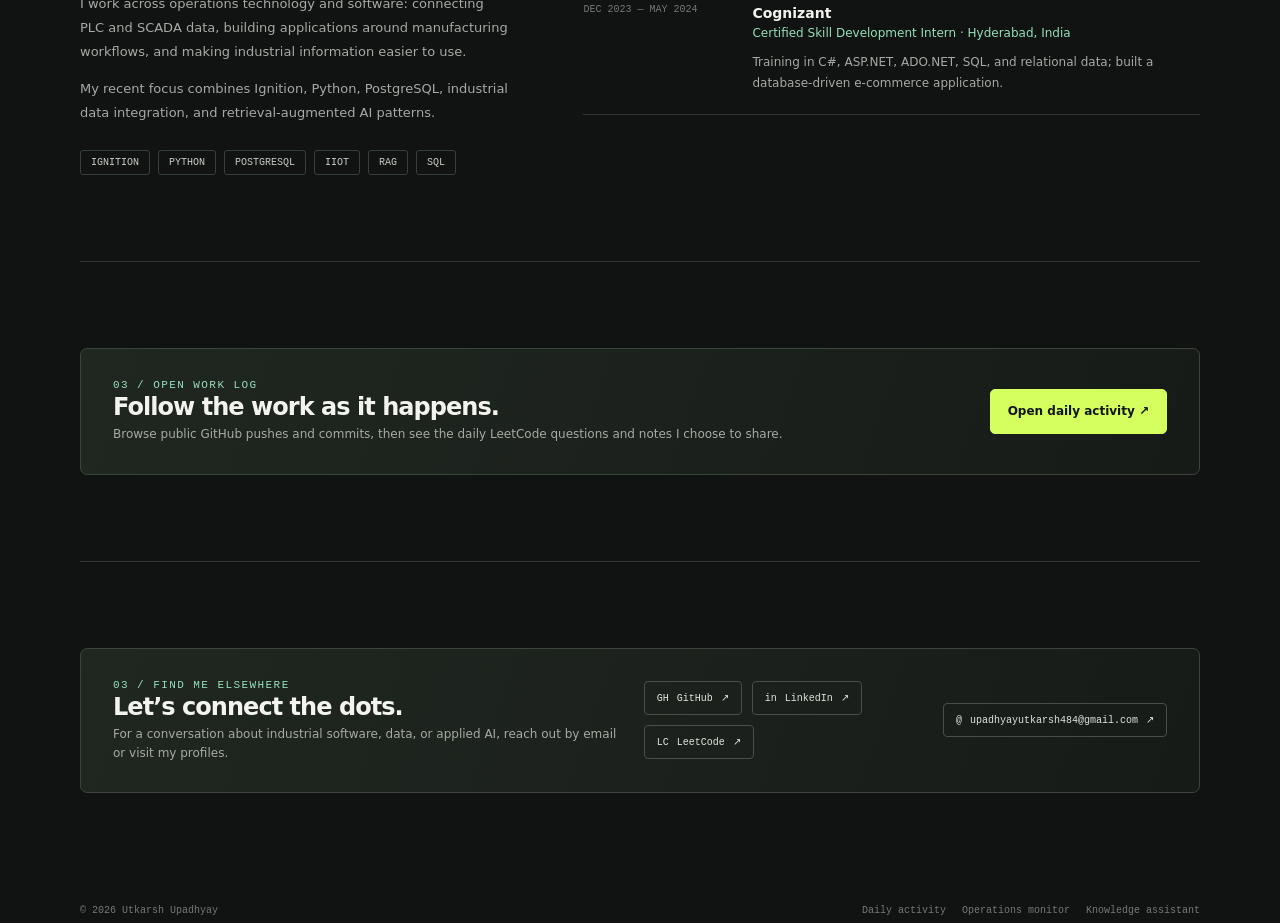
<file: contact.html>
<!doctype html>
<html lang="en"><head><meta charset="utf-8"><meta name="viewport" content="width=device-width, initial-scale=1"><meta http-equiv="refresh" content="0; url=./index.html#contact"><link rel="canonical" href="https://blaze99git.github.io/html-portfolio/#contact"><title>Contact — Utkarsh Upadhyay</title></head><body><p>The contact section has moved. <a href="index.html#contact">Continue to the portfolio.</a></p></body></html>
</file>
<file: assets/css/site.css>
:root {
  color-scheme: dark;
  --ink: #f4f4ef;
  --muted: #a6aaa5;
  --dim: #737a75;
  --bg: #101311;
  --panel: #171b18;
  --panel-soft: #1d221e;
  --line: #303630;
  --lime: #d4ff5f;
  --mint: #95e0ba;
  --orange: #ffad72;
  --mono: 'SFMono-Regular', Consolas, 'Liberation Mono', monospace;
  --sans: Inter, ui-sans-serif, system-ui, -apple-system, BlinkMacSystemFont, 'Segoe UI', sans-serif;
  --display: Inter, ui-sans-serif, system-ui, -apple-system, BlinkMacSystemFont, 'Segoe UI', sans-serif;
}

* { box-sizing: border-box; }
html { scroll-behavior: smooth; }
body { margin: 0; background: var(--bg); color: var(--ink); font-family: var(--sans); line-height: 1.6; }
a { color: inherit; text-decoration: none; }
button, input { font: inherit; }
button, a { -webkit-tap-highlight-color: transparent; }
button:focus-visible, a:focus-visible, input:focus-visible { outline: 2px solid var(--lime); outline-offset: 4px; }
::selection { background: var(--lime); color: #101311; }

.grain { position: fixed; inset: 0; z-index: 5; pointer-events: none; opacity: .035; background-image: url("data:image/svg+xml,%3Csvg viewBox='0 0 180 180' xmlns='http://www.w3.org/2000/svg'%3E%3Cfilter id='n'%3E%3CfeTurbulence type='fractalNoise' baseFrequency='.8' numOctaves='3' stitchTiles='stitch'/%3E%3C/filter%3E%3Crect width='100%25' height='100%25' filter='url(%23n)' opacity='.5'/%3E%3C/svg%3E"); }
.wrap { width: min(1120px, calc(100% - 48px)); margin-inline: auto; }
.skip-link { position: fixed; z-index: 20; top: 8px; left: 8px; padding: 10px 14px; transform: translateY(-160%); color: #101311; background: var(--lime); border-radius: 4px; font-size: 12px; font-weight: 700; }
.skip-link:focus { transform: translateY(0); }
.eyebrow { color: var(--mint); font: 500 11px/1.4 var(--mono); letter-spacing: .13em; text-transform: uppercase; }
.topbar { height: 76px; display: flex; align-items: center; justify-content: space-between; border-bottom: 1px solid var(--line); }
.wordmark { display: flex; align-items: center; gap: 12px; font: 700 13px var(--display); letter-spacing: -.02em; }
.mark { width: 26px; height: 26px; display: grid; place-items: center; color: #101311; background: var(--lime); border-radius: 50%; font: 700 12px var(--mono); }
.nav { display: flex; align-items: center; gap: 29px; color: #c3c8c2; font-size: 12px; }
.nav a:hover, .text-link:hover { color: var(--lime); }
.nav .nav-contact { padding: 9px 14px; color: var(--ink); border: 1px solid #555d55; border-radius: 999px; }
.nav .nav-contact:hover { border-color: var(--lime); }

.hero { position: relative; display: grid; grid-template-columns: 1.15fr .85fr; gap: 42px; align-items: center; min-height: 580px; padding-block: 68px 82px; }
.hero-copy { position: relative; z-index: 1; }
.hero h1 { max-width: 680px; margin: 20px 0 21px; font: 700 clamp(48px, 7vw, 82px)/.99 var(--display); letter-spacing: -.065em; }
.hero h1 span { color: var(--lime); }
.hero-lede { max-width: 590px; color: #b7bdb7; font-size: 16px; line-height: 1.75; }
.hero-actions { display: flex; flex-wrap: wrap; gap: 12px; margin-top: 30px; }
.button { min-height: 45px; display: inline-flex; align-items: center; justify-content: center; gap: 11px; padding: 0 17px; border: 1px solid var(--line); border-radius: 5px; font-size: 12px; font-weight: 600; transition: .2s ease; }
.button:hover { transform: translateY(-2px); border-color: #778273; }
.button-primary { background: var(--lime); border-color: var(--lime); color: #11150d; }
.button-primary:hover { background: #e0ff89; border-color: #e0ff89; }
.arrow { font: 12px var(--mono); }
.hero-visual { min-height: 360px; display: grid; place-items: center; position: relative; }
.orbit { width: min(360px, 100%); aspect-ratio: 1; position: relative; border: 1px solid #343a34; border-radius: 50%; background: radial-gradient(circle at 50% 50%, #242a23 0, #171b18 47%, #101311 70%); }
.orbit::before, .orbit::after { content: ''; position: absolute; inset: 12%; border: 1px solid #323a32; border-radius: 50%; }
.orbit::after { inset: 27%; border-style: dashed; opacity: .75; }
.orbit-core { position: absolute; inset: 38%; display: grid; place-items: center; border: 1px solid #607340; border-radius: 50%; background: #252d1d; color: var(--lime); box-shadow: 0 0 65px #b4ef3540; font: 500 15px var(--mono); }
.orbit-label { position: absolute; display: flex; align-items: center; gap: 7px; padding: 7px 10px; background: #1d221e; border: 1px solid #394139; border-radius: 4px; color: #c5cbc3; font: 10px var(--mono); white-space: nowrap; }
.orbit-label b { width: 6px; height: 6px; background: var(--mint); border-radius: 50%; }
.label-one { top: 16%; right: -4%; }.label-two { bottom: 19%; right: -9%; }.label-three { bottom: 8%; left: 4%; }.label-four { top: 19%; left: -10%; }
.hero-gridline { position: absolute; z-index: 0; left: 0; right: 0; bottom: 45px; height: 1px; background: linear-gradient(90deg, transparent, #343b34 20%, #343b34 80%, transparent); }
.hero-stats { display: flex; gap: 37px; position: absolute; left: 0; bottom: 63px; }
.stat { display: grid; gap: 2px; }.stat strong { font: 600 15px var(--mono); color: var(--ink); }.stat span { color: var(--dim); font-size: 10px; text-transform: uppercase; letter-spacing: .08em; }

.section { padding-block: 86px; border-top: 1px solid var(--line); }
.section-head { display: flex; align-items: end; justify-content: space-between; gap: 25px; margin-bottom: 31px; }
.section-head h2 { margin: 10px 0 0; font: 650 clamp(31px, 4vw, 45px)/1.1 var(--display); letter-spacing: -.05em; }
.section-intro { max-width: 410px; margin: 0; color: var(--muted); font-size: 13px; }
.project-grid { display: grid; grid-template-columns: repeat(2, minmax(0, 1fr)); gap: 16px; }
.project-card { position: relative; overflow: hidden; min-height: 345px; display: flex; flex-direction: column; padding: 25px; background: var(--panel); border: 1px solid var(--line); border-radius: 8px; transition: .2s ease; }
.project-card:hover { transform: translateY(-4px); border-color: #606b5c; }
.card-top { display: flex; align-items: center; justify-content: space-between; color: var(--dim); font: 10px var(--mono); letter-spacing: .04em; }
.card-index { color: var(--mint); }
.project-card h3 { max-width: 460px; margin: 32px 0 12px; font: 650 26px/1.2 var(--display); letter-spacing: -.04em; }
.project-card p { max-width: 480px; margin: 0; color: #aeb5ad; font-size: 13px; line-height: 1.7; }
.tags { display: flex; flex-wrap: wrap; gap: 7px; margin-top: 20px; }
.tag { padding: 5px 8px; border: 1px solid #3b443a; border-radius: 3px; color: #c6d5bb; font: 9px var(--mono); }
.card-foot { display: flex; justify-content: space-between; align-items: center; margin-top: auto; padding-top: 26px; color: var(--lime); font-size: 12px; font-weight: 600; }
.card-foot span:last-child { font: 14px var(--mono); }
.card-art { position: absolute; right: 24px; top: 91px; width: 110px; height: 92px; opacity: .65; }
.card-art svg { width: 100%; height: 100%; overflow: visible; }
.card-art path, .card-art line, .card-art circle, .card-art rect { fill: none; stroke: #94bb66; stroke-width: 1; }
.card-art .soft { stroke: #596c4b; }

.about-grid { display: grid; grid-template-columns: .82fr 1.18fr; gap: 75px; }
.about-copy h2 { max-width: 400px; margin: 11px 0 21px; font: 650 clamp(32px, 4vw, 45px)/1.1 var(--display); letter-spacing: -.05em; }
.about-copy p { color: var(--muted); font-size: 13px; line-height: 1.85; }
.experience { border-top: 1px solid var(--line); }
.experience-item { display: grid; grid-template-columns: 145px 1fr; gap: 24px; padding: 21px 0; border-bottom: 1px solid var(--line); }
.experience-date { padding-top: 2px; color: var(--dim); font: 10px var(--mono); }
.experience-main h3 { margin: 0; font-size: 14px; font-weight: 600; }.experience-main .role { color: var(--mint); font-size: 12px; }.experience-main p { margin: 9px 0 0; color: var(--muted); font-size: 12px; line-height: 1.7; }
.skill-strip { display: flex; flex-wrap: wrap; gap: 8px; margin-top: 25px; }.skill-strip span { padding: 6px 10px; border: 1px solid #354036; border-radius: 3px; color: #c7cdc5; font: 10px var(--mono); }
.contact-panel { display: flex; align-items: center; justify-content: space-between; gap: 24px; padding: 29px 32px; background: linear-gradient(110deg, #202720, #171b18); border: 1px solid #3c453b; border-radius: 7px; }
.contact-panel h2 { margin: 0 0 4px; font: 600 24px var(--display); letter-spacing: -.04em; }.contact-panel p { margin: 0; color: var(--muted); font-size: 12px; }
.social-links { display: flex; flex-wrap: wrap; gap: 10px; }
.social-link { display: inline-flex; align-items: center; gap: 8px; padding: 10px 12px; border: 1px solid #465047; border-radius: 4px; color: #e0e5dc; font: 10px var(--mono); transition: .2s ease; }
.social-link:hover { color: var(--lime); border-color: var(--lime); }.social-link[hidden] { display: none; }
.visually-hidden { position: absolute; width: 1px; height: 1px; overflow: hidden; clip: rect(0, 0, 0, 0); white-space: nowrap; clip-path: inset(50%); }
.footer { display: flex; align-items: center; justify-content: space-between; gap: 20px; padding-block: 26px; color: var(--dim); font: 10px var(--mono); }
.footer-links { display: flex; flex-wrap: wrap; gap: 16px; }.footer-links a:hover { color: var(--lime); }

@media (max-width: 800px) {
  .hero { grid-template-columns: 1fr .7fr; gap: 10px; min-height: 530px; }.hero h1 { font-size: clamp(49px, 9vw, 68px); }.hero-visual { min-height: 300px; }.orbit { width: 290px; }.orbit-label { font-size: 8px; }.label-one { right: -6%; }.label-two { right: -9%; }
  .about-grid { gap: 36px; }.contact-panel { align-items: flex-start; flex-direction: column; }
}
@media (max-width: 620px) {
  .wrap { width: min(100% - 32px, 500px); }.topbar { height: 64px; }.nav { gap: 14px; font-size: 10px; }.nav a:nth-child(2) { display: none; }.nav .nav-contact { padding: 7px 10px; }
  .hero { display: block; min-height: unset; padding-top: 67px; padding-bottom: 119px; }.hero h1 { max-width: 470px; font-size: clamp(49px, 13vw, 70px); }.hero-lede { font-size: 14px; }.hero-visual { display: none; }.hero-gridline { bottom: 84px; }.hero-stats { bottom: 32px; gap: 24px; }.stat strong { font-size: 13px; }.stat span { font-size: 8px; }
  .section { padding-block: 62px; }.section-head { display: block; }.section-intro { margin-top: 15px; }.project-grid { grid-template-columns: 1fr; }.project-card { min-height: 330px; padding: 21px; }.project-card h3 { max-width: 70%; font-size: 24px; }.card-art { right: 20px; width: 87px; opacity: .48; }
  .about-grid { grid-template-columns: 1fr; gap: 25px; }.experience-item { grid-template-columns: 92px 1fr; gap: 16px; }.contact-panel { padding: 23px; }.footer { align-items: flex-start; flex-direction: column; }
}
@media (prefers-reduced-motion: reduce) { *, *::before, *::after { scroll-behavior: auto !important; transition-duration: .01ms !important; animation-duration: .01ms !important; } }
</file>
<file: assets/css/projects.css>
.project-wrap { width: min(1240px, calc(100% - 40px)); margin: auto; }
.project-topbar { min-height: 68px; display: flex; align-items: center; justify-content: space-between; gap: 20px; border-bottom: 1px solid var(--line); }
.back-link { display: inline-flex; align-items: center; gap: 9px; color: #c5cbc3; font: 11px var(--mono); }
.back-link:hover { color: var(--lime); }
.project-toplinks { display: flex; gap: 19px; color: var(--muted); font-size: 11px; }
.project-toplinks a:hover { color: var(--lime); }
.project-heading { display: flex; align-items: end; justify-content: space-between; gap: 25px; padding-block: 33px 25px; }
.project-heading h1 { max-width: 800px; margin: 8px 0 8px; font: 650 clamp(28px, 4vw, 45px)/1.12 var(--display); letter-spacing: -.05em; }
.project-heading p { max-width: 710px; margin: 0; color: var(--muted); font-size: 12px; line-height: 1.75; }
.demo-badge { flex: 0 0 auto; padding: 8px 10px; border: 1px solid #646a38; border-radius: 4px; background: #222819; color: var(--lime); font: 9px var(--mono); letter-spacing: .06em; text-transform: uppercase; }
.surface { background: #141815; border: 1px solid #303730; border-radius: 6px; }
.dash-toolbar { display: flex; align-items: center; justify-content: space-between; gap: 14px; padding: 13px 16px; border-bottom: 1px solid #2b322b; }
.dash-toolbar-left, .dash-toolbar-right { display: flex; align-items: center; gap: 10px; }
.toolbar-label { color: var(--dim); font: 9px var(--mono); letter-spacing: .09em; }
.live-indicator { display: inline-flex; align-items: center; gap: 7px; color: #c9d0c7; font: 9px var(--mono); }
.live-indicator i { width: 6px; height: 6px; display: inline-block; background: var(--mint); border-radius: 50%; box-shadow: 0 0 8px #95e0ba90; }
.period-tabs { display: inline-flex; gap: 3px; padding: 3px; background: #0f120f; border: 1px solid #2d342d; border-radius: 4px; }
.period-tabs button, .dash-action { cursor: pointer; color: #899089; background: transparent; border: 0; border-radius: 3px; font: 9px var(--mono); }
.period-tabs button { padding: 6px 8px; }.period-tabs button[aria-pressed="true"] { color: #12160f; background: var(--lime); }
.dash-action { padding: 7px 9px; border: 1px solid #384038; }.dash-action:hover { color: var(--lime); border-color: #718060; }
.metrics-grid { display: grid; grid-template-columns: repeat(4, minmax(0, 1fr)); }
.metric { min-height: 98px; padding: 16px 18px; border-right: 1px solid #2b322b; border-bottom: 1px solid #2b322b; }.metric:last-child { border-right: 0; }
.metric-label { color: #929a91; font: 9px var(--mono); letter-spacing: .07em; text-transform: uppercase; }
.metric-value { margin-top: 8px; font: 600 26px/1 var(--display); letter-spacing: -.04em; }.metric-value small { color: var(--muted); font: 11px var(--mono); letter-spacing: 0; }
.metric-delta { margin-top: 7px; color: var(--mint); font: 9px var(--mono); }.metric-delta.warn { color: var(--orange); }
.dash-grid { display: grid; grid-template-columns: minmax(0, 1.7fr) minmax(255px, .8fr); gap: 12px; padding: 12px; }
.dash-panel { min-width: 0; overflow: hidden; background: #111512; border: 1px solid #2a322a; border-radius: 4px; }
.panel-head { min-height: 48px; display: flex; align-items: center; justify-content: space-between; gap: 15px; padding: 12px 14px; border-bottom: 1px solid #29302a; }
.panel-title { color: #e0e4de; font-size: 11px; font-weight: 600; }.panel-note { color: #777f76; font: 9px var(--mono); }
.chart-area { height: 230px; padding: 11px 13px 0; }.chart-area svg { display: block; width: 100%; height: 100%; overflow: visible; }
.chart-grid line { stroke: #263027; stroke-dasharray: 2 5; }.chart-labels text { fill: #707970; font: 8px var(--mono); }.chart-line { fill: none; stroke: var(--lime); stroke-width: 2; vector-effect: non-scaling-stroke; }.chart-line.secondary { stroke: var(--mint); stroke-dasharray: 4 4; opacity: .85; }.chart-fill { fill: url(#areaFill); opacity: .4; }
.legend { display: flex; gap: 15px; padding: 4px 15px 13px; color: #9da49c; font: 9px var(--mono); }.legend span { display: flex; align-items: center; gap: 6px; }.legend i { width: 10px; height: 2px; background: var(--lime); }.legend span:nth-child(2) i { background: var(--mint); }
.flow-list { display: grid; grid-template-columns: 1fr; padding: 4px 13px 11px; }.flow-row { display: grid; grid-template-columns: 20px 1fr auto; gap: 8px; align-items: center; padding: 11px 0; border-bottom: 1px solid #262d27; }.flow-row:last-child { border-bottom: 0; }
.flow-dot { width: 7px; height: 7px; justify-self: center; border-radius: 50%; background: var(--mint); }.flow-dot.warn { background: var(--orange); }.flow-dot.off { background: #687068; }
.flow-name { color: #c7cdc5; font-size: 10px; }.flow-detail { color: #737b73; font: 8px var(--mono); }.flow-count { color: #e5e9e3; font: 10px var(--mono); text-align: right; }.flow-count small { display: block; color: #788177; font-size: 8px; }
.lower-grid { display: grid; grid-template-columns: 1fr .75fr; gap: 12px; padding: 0 12px 12px; }
.table-wrap { overflow-x: auto; }.event-table { width: 100%; border-collapse: collapse; white-space: nowrap; }.event-table th, .event-table td { padding: 10px 12px; border-bottom: 1px solid #252c26; text-align: left; }.event-table th { color: #737b73; font: 8px var(--mono); letter-spacing: .06em; }.event-table td { color: #bac1b9; font: 9px var(--mono); }.event-table tr:last-child td { border-bottom: 0; }.event-state { color: var(--mint) !important; }.event-state.warn { color: var(--orange) !important; }
.filter-label { display: flex; align-items: center; gap: 7px; color: #798178; font: 8px var(--mono); }.filter-label select { max-width: 125px; padding: 6px 8px; color: #c9d0c7; background: #151a16; border: 1px solid #394139; border-radius: 3px; font: 8px var(--mono); }.event-ack { cursor: pointer; padding: 4px 6px; color: var(--orange); background: #201b15; border: 1px solid #524233; border-radius: 3px; font: 8px var(--mono); }.event-ack[aria-pressed="true"] { color: #a5b19d; background: #171c17; border-color: #323b32; }.event-empty { padding: 20px 12px !important; color: #7b847a !important; text-align: center !important; }
.quality-content { padding: 15px; }.quality-top { display: flex; align-items: end; justify-content: space-between; }.quality-number { font: 600 30px/1 var(--display); }.quality-number span { color: var(--mint); font-size: 14px; }.quality-copy { color: #929a91; font-size: 9px; }.quality-bars { height: 113px; display: flex; align-items: end; gap: 5px; margin-top: 16px; padding-bottom: 17px; border-bottom: 1px solid #29302a; }.quality-bars i { flex: 1; min-width: 4px; height: var(--h); background: #b2db58; opacity: .65; border-radius: 2px 2px 0 0; }.quality-bars i:nth-child(3n) { opacity: 1; }.quality-labels { display: flex; justify-content: space-between; padding-top: 8px; color: #687168; font: 8px var(--mono); }
.disclaimer { display: flex; align-items: flex-start; gap: 9px; margin: 13px 12px 24px; color: #888f87; font-size: 9px; line-height: 1.6; }.disclaimer b { color: var(--orange); font: 11px var(--mono); }
.project-readme { display: grid; grid-template-columns: 1fr 1fr; gap: 20px; padding-block: 28px 55px; border-top: 1px solid var(--line); }.readme-block h2 { margin: 0 0 9px; font: 600 14px var(--display); }.readme-block p, .readme-block li { color: var(--muted); font-size: 11px; line-height: 1.8; }.readme-block p { margin: 0; }.readme-block ul { padding-left: 17px; margin: 5px 0 0; }.project-tech { display: flex; flex-wrap: wrap; gap: 6px; margin-top: 12px; }.project-tech span { padding: 5px 7px; color: #bfc7bc; background: #1b211c; border: 1px solid #343d35; border-radius: 3px; font: 8px var(--mono); }.project-footer { display: flex; justify-content: space-between; gap: 15px; padding-block: 18px; border-top: 1px solid var(--line); color: var(--dim); font: 9px var(--mono); }.project-footer a:hover { color: var(--lime); }

/* Knowledge assistant */
.assistant-layout { display: grid; grid-template-columns: minmax(0, 1.4fr) minmax(260px, .6fr); gap: 14px; align-items: start; padding-bottom: 30px; }
.assistant-main { overflow: hidden; }.assistant-bar { display: flex; justify-content: space-between; align-items: center; gap: 10px; padding: 13px 15px; border-bottom: 1px solid #2a322a; }.assistant-title { display: flex; align-items: center; gap: 9px; color: #e3e7e1; font-size: 11px; font-weight: 600; }.assistant-mark { width: 22px; height: 22px; display: grid; place-items: center; border: 1px solid #4f6645; border-radius: 5px; color: var(--lime); background: #20271c; font: 10px var(--mono); }
.mode-label { color: var(--mint); font: 8px var(--mono); }.chat-body { min-height: 380px; display: flex; flex-direction: column; gap: 14px; padding: 18px; }.chat-message { max-width: 90%; padding: 13px 14px; border: 1px solid #343c34; border-radius: 4px; color: #bdc5bc; font-size: 11px; line-height: 1.7; }.chat-message.assistant { align-self: flex-start; background: #1b211c; }.chat-message.user { align-self: flex-end; background: #222920; border-color: #45513d; color: #e0e6db; }.chat-meta { display: flex; justify-content: space-between; gap: 15px; margin-bottom: 8px; color: #899288; font: 8px var(--mono); }.chat-message p { margin: 0; }.chat-sources { display: grid; gap: 6px; margin-top: 10px; }.source-card { display: grid; grid-template-columns: auto 1fr auto; gap: 8px; align-items: start; padding: 9px; background: #121613; border: 1px solid #323a32; border-radius: 3px; }.source-number { color: var(--mint); font: 9px var(--mono); }.source-name { color: #cfd5cd; font: 9px var(--mono); text-decoration-color: #66735f; text-underline-offset: 3px; }.source-name:hover, .source-name:focus-visible { color: var(--mint); }.source-excerpt { grid-column: 2 / 4; color: #929a91; font-size: 9px; line-height: 1.6; }.source-score { color: #737c72; font: 8px var(--mono); }
.chat-input-area { padding: 13px; border-top: 1px solid #2a322a; }.prompt-chips { display: flex; flex-wrap: wrap; gap: 6px; margin-bottom: 11px; }.prompt-chip { cursor: pointer; padding: 6px 8px; color: #aeb7aa; background: #151a16; border: 1px solid #343b34; border-radius: 3px; font: 8px var(--mono); }.prompt-chip:hover { border-color: #718060; color: var(--lime); }.ask-form { display: flex; gap: 8px; }.ask-form input { min-width: 0; flex: 1; padding: 11px 12px; color: var(--ink); background: #101411; border: 1px solid #394139; border-radius: 3px; font-size: 10px; }.ask-form button { cursor: pointer; padding: 0 13px; color: #12160f; background: var(--lime); border: 0; border-radius: 3px; font: 10px var(--mono); }.ask-form button:hover { background: #e0ff89; }.ask-form button:disabled { opacity: .55; cursor: wait; }
.assistant-side { display: grid; gap: 12px; }.side-panel { padding: 14px; }.side-panel h2 { margin: 0 0 12px; color: #d9ded7; font: 600 11px var(--display); }.agent-steps { display: grid; gap: 0; }.agent-step { display: grid; grid-template-columns: 22px 1fr; gap: 9px; padding: 9px 0; border-top: 1px solid #29302a; }.agent-step:first-child { border-top: 0; }.step-number { width: 19px; height: 19px; display: grid; place-items: center; color: var(--mint); background: #20271f; border: 1px solid #3f4e3c; border-radius: 50%; font: 8px var(--mono); }.step-copy strong { display: block; color: #c9d1c7; font-size: 9px; font-weight: 600; }.step-copy span { color: #7f887e; font-size: 8px; }
.doc-list { display: grid; gap: 7px; }.doc-item { display: flex; justify-content: space-between; gap: 9px; color: #aeb6ac; font: 8px var(--mono); }.doc-item span:last-child { color: #6f796f; }.scope-note { color: #929a91; font-size: 9px; line-height: 1.75; }.scope-note strong { color: var(--orange); font-weight: 600; }
.answer-empty { color: #9aa398; }.typing { color: var(--mint); font: 9px var(--mono); }

@media (max-width: 820px) { .dash-grid { grid-template-columns: 1fr; }.lower-grid { grid-template-columns: 1fr; }.assistant-layout { grid-template-columns: 1fr; }.assistant-side { grid-template-columns: 1fr 1fr; }.assistant-side .side-panel:last-child { grid-column: 1 / -1; } }
@media (max-width: 600px) { .project-wrap { width: calc(100% - 26px); }.project-topbar { min-height: 58px; }.project-toplinks { gap: 11px; font-size: 9px; }.project-heading { align-items: flex-start; flex-direction: column; gap: 14px; padding-block: 27px 20px; }.project-heading h1 { font-size: 30px; }.project-heading p { font-size: 11px; }.dash-toolbar { align-items: flex-start; flex-direction: column; }.dash-toolbar-right { width: 100%; justify-content: space-between; }.metrics-grid { grid-template-columns: 1fr 1fr; }.metric:nth-child(2) { border-right: 0; }.metric:nth-child(3), .metric:nth-child(4) { border-bottom: 0; }.metric { min-height: 90px; padding: 13px; }.metric-value { font-size: 22px; }.dash-grid { padding: 8px; gap: 8px; }.lower-grid { padding: 0 8px 8px; gap: 8px; }.chart-area { height: 190px; padding-inline: 7px; }.dash-action { font-size: 8px; }.disclaimer { margin-inline: 8px; }.project-readme { grid-template-columns: 1fr; gap: 15px; }.project-footer { flex-wrap: wrap; }.assistant-side { grid-template-columns: 1fr; }.assistant-side .side-panel:last-child { grid-column: auto; }.chat-body { min-height: 330px; padding: 12px; }.chat-message { max-width: 98%; }.assistant-bar { align-items: flex-start; flex-direction: column; }.ask-form input { font-size: 9px; }.prompt-chip { font-size: 7px; } }
</file>
<file: assets/css/activity.css>
.activity-page { padding-bottom: 30px; }
.activity-hero { min-height: 350px; display: flex; align-items: center; justify-content: space-between; gap: 35px; padding-block: 60px 65px; }
.activity-hero h1 { margin: 15px 0; font: 700 clamp(43px, 6vw, 68px)/1.02 var(--display); letter-spacing: -.06em; }
.activity-hero h1 span { color: var(--lime); }
.activity-hero p { max-width: 620px; margin: 0; color: var(--muted); font-size: 14px; line-height: 1.8; }
.activity-clock { flex: 0 0 auto; display: grid; grid-template-columns: 8px auto; align-items: center; column-gap: 8px; padding: 12px 14px; border: 1px solid #3b443a; border-radius: 4px; color: #cbd1c7; font: 9px var(--mono); }
.activity-pulse { grid-row: span 2; width: 7px; height: 7px; border-radius: 50%; background: var(--mint); box-shadow: 0 0 12px #95e0ba90; }
.activity-clock time { grid-column: 2; margin-top: 5px; color: var(--dim); }
.activity-section { padding-block: 45px 52px; border-top: 1px solid var(--line); }
.activity-section-head { display: flex; align-items: center; justify-content: space-between; gap: 20px; margin-bottom: 20px; }
.activity-section-head h2 { margin: 7px 0 0; font: 650 clamp(27px, 4vw, 38px)/1.1 var(--display); letter-spacing: -.05em; }
.activity-section-head .button { min-height: 38px; font-size: 10px; }
.activity-metrics { display: grid; grid-template-columns: repeat(3, 1fr); margin-bottom: 12px; background: #171b18; border: 1px solid #303730; border-radius: 5px; }
.activity-metric { min-height: 87px; display: grid; align-content: center; gap: 7px; padding: 13px 17px; border-right: 1px solid #303730; }
.activity-metric:last-child { border-right: 0; }.activity-metric span, .leetcode-summary > span:first-child { color: #858e84; font: 8px var(--mono); letter-spacing: .06em; }
.activity-metric strong { color: #e7ebe4; font: 600 23px/1 var(--display); letter-spacing: -.03em; }.activity-metric:last-child strong { font-size: 13px; }
.activity-panel { overflow: hidden; margin-top: 12px; background: #141815; border: 1px solid #303730; border-radius: 5px; }
.activity-panel .panel-head { min-height: 54px; }
.activity-calendar { display: grid; grid-template-columns: repeat(35, minmax(0, 1fr)); gap: 5px; padding: 18px; }
.calendar-day { position: relative; aspect-ratio: 1; min-width: 0; max-height: 17px; border: 1px solid #313a31; border-radius: 3px; background: #1c221d; }
.calendar-day.level-1 { background: #46572e; border-color: #53683a; }.calendar-day.level-2 { background: #718a3e; border-color: #829e48; }.calendar-day.level-3 { background: #a1c34f; border-color: #b2d45c; }.calendar-day.level-4 { background: var(--lime); border-color: #e4ff9a; }
.calendar-day.today { outline: 1px solid #e8f8c8; outline-offset: 2px; }
.calendar-legend { display: flex; justify-content: flex-end; align-items: center; gap: 5px; padding: 0 18px 14px; color: var(--dim); font: 8px var(--mono); }.calendar-legend i { width: 10px; height: 10px; border: 1px solid #313a31; border-radius: 2px; }.calendar-legend .level-0 { background: #1c221d; }.calendar-legend .level-1 { background: #46572e; }.calendar-legend .level-2 { background: #718a3e; }.calendar-legend .level-3 { background: #a1c34f; }.calendar-legend .level-4 { background: var(--lime); }.calendar-legend span:first-child { margin-right: 3px; }.calendar-legend span:last-child { margin-left: 3px; }
.push-list, .study-list { display: grid; }.push-group, .study-entry { display: grid; grid-template-columns: 125px 1fr; gap: 18px; padding: 15px 18px; border-top: 1px solid #262d27; }.push-group:first-child, .study-entry:first-child { border-top: 0; }
.push-date, .study-date { color: #8e988c; font: 9px var(--mono); }.push-main { min-width: 0; }.push-repo { display: flex; flex-wrap: wrap; align-items: center; gap: 8px; color: #cdd4c9; font-size: 11px; font-weight: 600; }.push-repo a, .commit-row a { color: var(--lime); }.push-repo a:hover, .commit-row a:hover { text-decoration: underline; text-underline-offset: 3px; }
.branch-label { padding: 3px 6px; border: 1px solid #3b453a; border-radius: 3px; color: #96a092; font: 8px var(--mono); }.commit-list { display: grid; gap: 5px; margin-top: 8px; }.commit-row { display: flex; align-items: baseline; gap: 8px; color: #aeb6ab; font-size: 9px; }.commit-sha { color: #829079; font: 8px var(--mono); }.push-summary { color: #828c80; font: 8px var(--mono); }
.activity-empty { margin: 0; padding: 18px; color: #939c92; font-size: 10px; line-height: 1.7; }.activity-footnote { margin: 9px 2px 0; color: #737d72; font-size: 9px; line-height: 1.7; }
.leetcode-overview { display: grid; grid-template-columns: 190px 1fr; gap: 12px; margin-bottom: 12px; }
.leetcode-summary { display: flex; flex-direction: column; justify-content: center; gap: 8px; padding: 17px; background: #171b18; border: 1px solid #303730; border-radius: 5px; }.leetcode-summary strong { color: var(--lime); font: 600 32px/1 var(--display); }.leetcode-summary > span:last-child { color: #929b91; font-size: 9px; line-height: 1.6; }
.challenge-callout { display: flex; align-items: center; justify-content: space-between; gap: 18px; padding: 17px 19px; background: linear-gradient(110deg, #202720, #171b18); border: 1px solid #3c453b; border-radius: 5px; }.challenge-callout h3 { margin: 5px 0; font: 600 16px var(--display); }.challenge-callout p { margin: 0; color: #9da59b; font-size: 10px; }.challenge-callout .button { min-height: 37px; flex: 0 0 auto; font-size: 9px; }.log-entry-link { color: var(--lime); font: 9px var(--mono); }.log-entry-link:hover { text-decoration: underline; text-underline-offset: 4px; }
.study-entry { grid-template-columns: 110px minmax(0, 1fr) auto; align-items: start; }.study-problem { color: #e0e5dc; font-size: 11px; font-weight: 600; }.study-problem a:hover { color: var(--lime); }.study-notes { margin: 5px 0 0; color: #929b91; font-size: 9px; line-height: 1.65; }.study-status { align-self: start; padding: 4px 7px; border: 1px solid #50613d; border-radius: 3px; color: var(--mint); font: 8px var(--mono); text-transform: uppercase; }.study-status.attempted { border-color: #68563c; color: var(--orange); }.study-status.revisit { border-color: #594552; color: #d0a1bd; }
.activity-footer { border-top: 1px solid var(--line); }.activity-footer .footer-links { justify-content: flex-end; }
@media (max-width: 700px) { .activity-hero { min-height: 0; align-items: flex-start; flex-direction: column; padding-block: 55px 38px; }.activity-clock { align-self: flex-start; }.activity-calendar { gap: 3px; padding: 13px; }.calendar-day { border-radius: 2px; }.push-group { grid-template-columns: 90px 1fr; gap: 12px; padding-inline: 13px; }.activity-metric { padding: 11px; }.activity-metric span { font-size: 7px; }.activity-metric strong { font-size: 19px; }.leetcode-overview { grid-template-columns: 145px 1fr; }.challenge-callout { align-items: flex-start; flex-direction: column; }.study-entry { grid-template-columns: 75px 1fr; gap: 10px; }.study-status { grid-column: 2; } }
@media (max-width: 480px) { .activity-section-head { align-items: flex-start; flex-direction: column; }.activity-metrics { grid-template-columns: 1fr 1fr; }.activity-metric:last-child { grid-column: 1 / -1; border-top: 1px solid #303730; }.activity-metric:nth-child(2) { border-right: 0; }.activity-calendar { gap: 2px; padding: 10px; }.calendar-legend { padding-inline: 10px; }.push-group { grid-template-columns: 1fr; gap: 4px; }.leetcode-overview { grid-template-columns: 1fr; }.leetcode-summary { min-height: 110px; }.study-entry { grid-template-columns: 1fr auto; }.study-date { grid-column: 1 / -1; }.study-status { grid-column: 2; grid-row: 2; }.activity-footer .footer-links { justify-content: flex-start; } }
</file>
